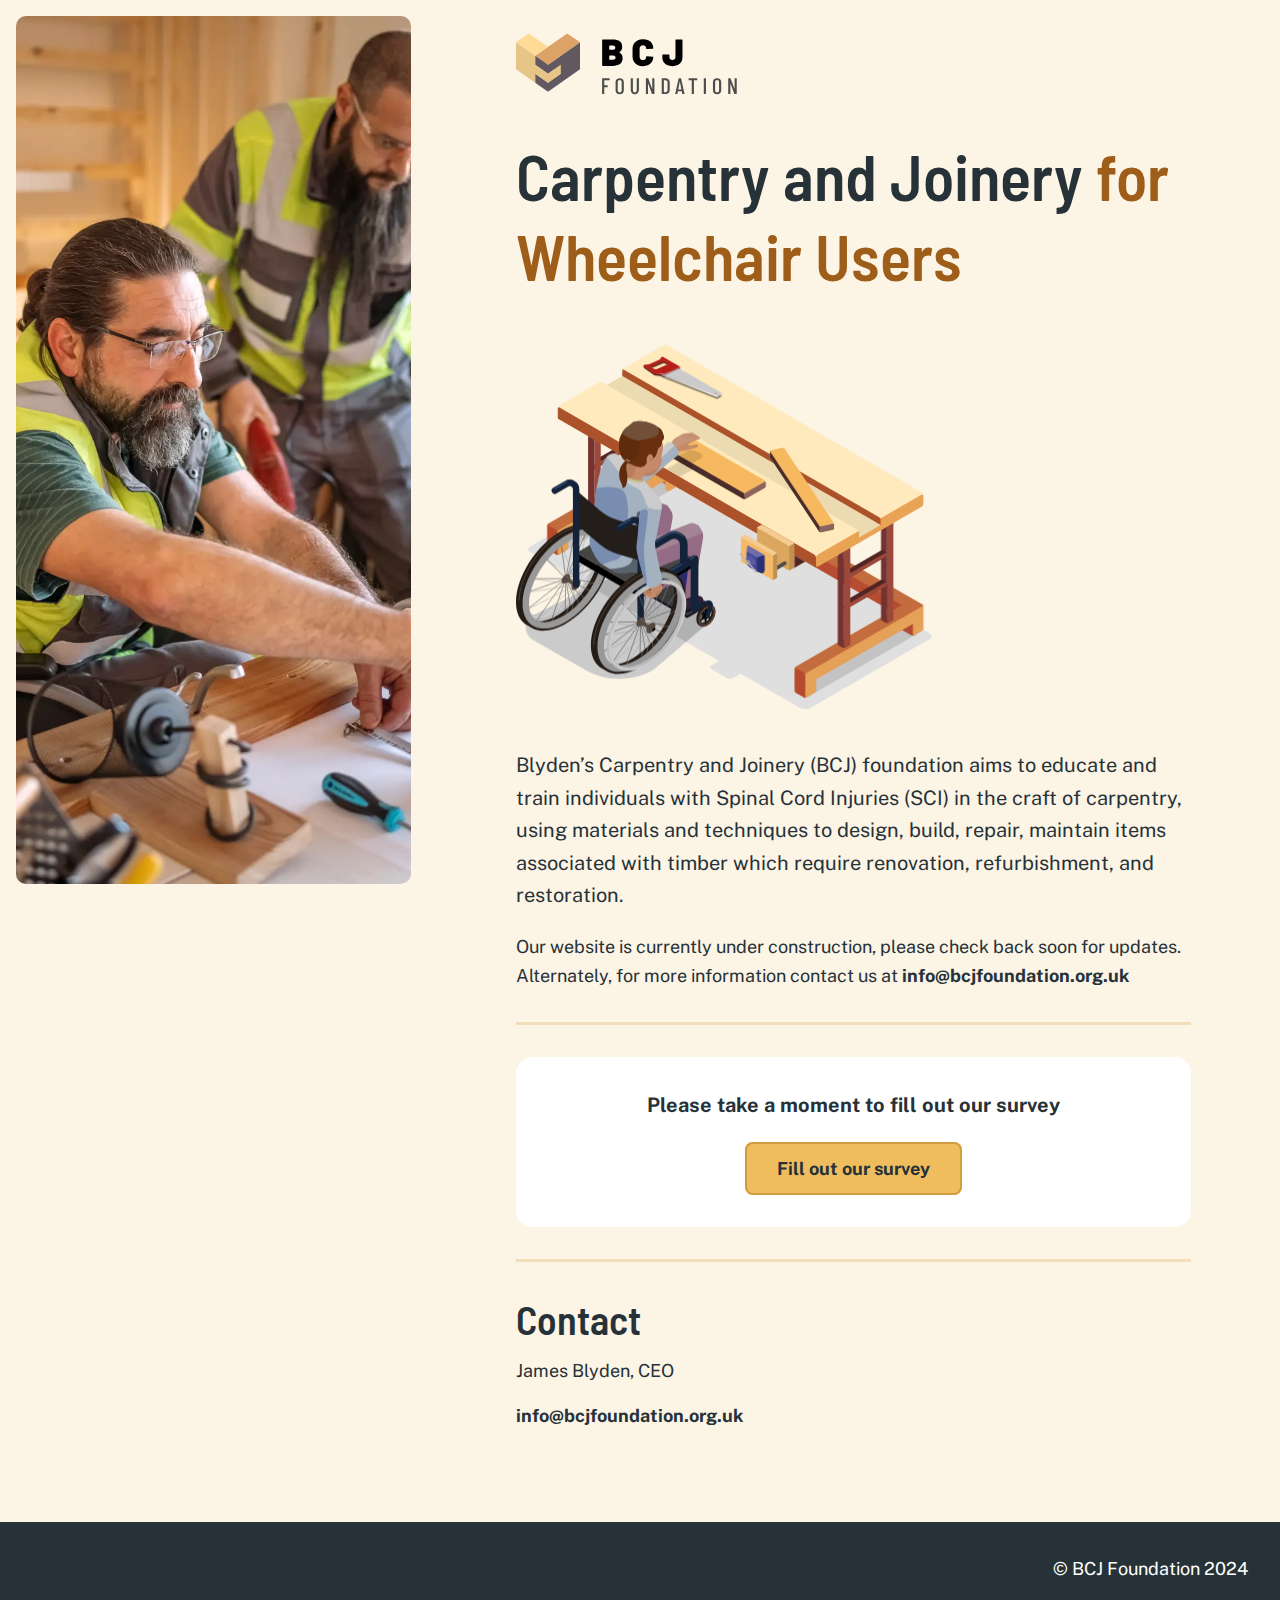
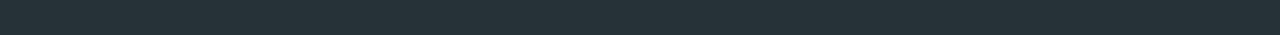
<file: index.html>
<!DOCTYPE html>
<html lang="en">
  <head>
    <meta charset="UTF-8" />
    <meta name="viewport" content="width=device-width, initial-scale=1.0" />
    <meta
      name="description"
      content="BCJ Foundation - Wheelchair accessible carpentry & joinery, West Midlands, United Kingdom"
    />
    <title>
      BCJ Foundation | Carpentry & Joinery Courses for Wheelchair Users
    </title>
    <link rel="preconnect" href="https://fonts.googleapis.com" />
    <link rel="preconnect" href="https://fonts.gstatic.com" crossorigin />
    <link
      href="https://fonts.googleapis.com/css2?family=Barlow+Semi+Condensed:ital,wght@0,400;0,500;0,600;0,700;0,800;0,900;1,100;1,200;1,300;1,400;1,500;1,600;1,700;1,800;1,900&family=Public+Sans:ital,wght@0,400;0,700;1,400;1,700&display=swap"
      rel="stylesheet"
    />
    <link rel="stylesheet" href="./index.css" />
  </head>
  <body>
    <div class="container">
      <div class="image">
        <img src="./images/carpentry.webp" alt="" />
      </div>
      <div class="main-content">
        <header>
          <div class="content">
            <h1>
              <svg
                viewBox="0 0 119 34"
                fill="none"
                xmlns="http://www.w3.org/2000/svg"
              >
                <title>BCJ Foundation</title>
                <g clip-path="url(#clip0_208_712)">
                  <path
                    d="M17 31.6792V26.9192L23.8 22.1592V17.3992L17 22.1592V17.3992L34 5.49921V19.7792L17 31.6792Z"
                    fill="#615860"
                  />
                  <path
                    d="M10.2 12.6391L27.2 0.739136L34 5.49914L17 17.3991L10.2 12.6391Z"
                    fill="#DDA366"
                  />
                  <path
                    d="M10.2 17.3991V12.6391L17 17.3991V22.1591L10.2 17.3991Z"
                    fill="#615860"
                  />
                  <path
                    d="M10.2 22.1591V26.9191L17 31.6791V26.9191L10.2 22.1591Z"
                    fill="#615860"
                  />
                  <path
                    d="M23.8 22.1592L20.4 19.7792L23.8 17.3992V22.1592Z"
                    fill="#615860"
                  />
                  <path
                    d="M23.8 17.3992L17 22.1592V26.9192L23.8 22.1592V17.3992Z"
                    fill="#E6C587"
                  />
                  <path
                    d="M10.2 12.6392V17.3992L17 22.1592V26.9192L10.2 22.1592V26.9192L0 19.7792V5.49921L10.2 12.6392Z"
                    fill="#E6C587"
                  />
                  <path
                    d="M0 5.49914L6.8 0.739136L17 7.87913L10.2 12.6391L0 5.49914Z"
                    fill="#FFDB96"
                  />
                </g>
                <path
                  d="M54.9 10.72C54.8467 10.76 54.8467 10.8 54.9 10.84C55.5 11.1733 55.94 11.6 56.22 12.12C56.5 12.64 56.64 13.2667 56.64 14C56.64 15.3733 56.16 16.3867 55.2 17.04C54.24 17.68 52.9933 18 51.46 18H46.08C45.9867 18 45.9133 17.9733 45.86 17.92C45.8067 17.8667 45.78 17.7933 45.78 17.7V4.3C45.78 4.20667 45.8067 4.13333 45.86 4.08C45.9133 4.02667 45.9867 4 46.08 4H51.28C52.9867 4 54.2667 4.30667 55.12 4.92C55.9867 5.52 56.42 6.53333 56.42 7.96C56.42 9.22667 55.9133 10.1467 54.9 10.72ZM49.64 7.22C49.5733 7.22 49.54 7.25333 49.54 7.32V9.32C49.54 9.38667 49.5733 9.42 49.64 9.42H51.28C52.2533 9.42 52.74 9.05333 52.74 8.32C52.74 7.58667 52.2533 7.22 51.28 7.22H49.64ZM51.46 14.78C52.4067 14.78 52.88 14.3867 52.88 13.6C52.88 12.8533 52.4133 12.48 51.48 12.48H49.64C49.5733 12.48 49.54 12.5133 49.54 12.58V14.68C49.54 14.7467 49.5733 14.78 49.64 14.78H51.46ZM67.4247 18.16C66.3314 18.16 65.3647 17.9467 64.5247 17.52C63.698 17.0933 63.0514 16.4933 62.5847 15.72C62.1314 14.9333 61.9047 14.0267 61.9047 13V8.96C61.9047 7.94667 62.1314 7.05333 62.5847 6.28C63.0514 5.50667 63.698 4.90667 64.5247 4.48C65.3647 4.05333 66.3314 3.84 67.4247 3.84C68.518 3.84 69.478 4.04 70.3047 4.44C71.1447 4.84 71.7914 5.40667 72.2447 6.14C72.7114 6.86 72.9447 7.7 72.9447 8.66C72.9447 8.78 72.8447 8.85333 72.6447 8.88L69.4847 9.08H69.4247C69.2647 9.08 69.1847 9.00667 69.1847 8.86C69.1847 8.31333 69.0247 7.88 68.7047 7.56C68.3847 7.22667 67.958 7.06 67.4247 7.06C66.8914 7.06 66.4647 7.22667 66.1447 7.56C65.8247 7.88 65.6647 8.31333 65.6647 8.86V13.16C65.6647 13.6933 65.8247 14.1267 66.1447 14.46C66.4647 14.78 66.8914 14.94 67.4247 14.94C67.958 14.94 68.3847 14.78 68.7047 14.46C69.0247 14.1267 69.1847 13.6933 69.1847 13.16C69.1847 13.08 69.2114 13.02 69.2647 12.98C69.318 12.94 69.3914 12.9267 69.4847 12.94L72.6447 13.1C72.8447 13.1133 72.9447 13.18 72.9447 13.3C72.9447 14.26 72.7114 15.1067 72.2447 15.84C71.7914 16.5733 71.1447 17.1467 70.3047 17.56C69.478 17.96 68.518 18.16 67.4247 18.16ZM83.0722 18.16C81.9922 18.16 81.0522 17.96 80.2522 17.56C79.4522 17.16 78.8322 16.6 78.3922 15.88C77.9522 15.16 77.7322 14.32 77.7322 13.36V12.3C77.7322 12.2067 77.7589 12.1333 77.8122 12.08C77.8655 12.0267 77.9389 12 78.0322 12H81.1922C81.2855 12 81.3589 12.0267 81.4122 12.08C81.4655 12.1333 81.4922 12.2067 81.4922 12.3V13.34C81.4922 13.82 81.6322 14.2067 81.9122 14.5C82.1922 14.7933 82.5789 14.94 83.0722 14.94C83.5522 14.94 83.9455 14.7933 84.2522 14.5C84.5589 14.2067 84.7122 13.82 84.7122 13.34V4.3C84.7122 4.20667 84.7389 4.13333 84.7922 4.08C84.8455 4.02667 84.9189 4 85.0122 4H88.1522C88.2455 4 88.3189 4.02667 88.3722 4.08C88.4255 4.13333 88.4522 4.20667 88.4522 4.3V13.36C88.4522 14.3067 88.2255 15.1467 87.7722 15.88C87.3189 16.6 86.6855 17.16 85.8722 17.56C85.0589 17.96 84.1255 18.16 83.0722 18.16Z"
                  fill="black"
                />
                <path
                  d="M49.752 25.476C49.752 25.556 49.712 25.596 49.632 25.596H46.944C46.912 25.596 46.896 25.612 46.896 25.644V28.248C46.896 28.28 46.912 28.296 46.944 28.296H48.588C48.668 28.296 48.708 28.336 48.708 28.416V29.172C48.708 29.252 48.668 29.292 48.588 29.292H46.944C46.912 29.292 46.896 29.308 46.896 29.34V32.88C46.896 32.96 46.856 33 46.776 33H45.864C45.784 33 45.744 32.96 45.744 32.88V24.72C45.744 24.64 45.784 24.6 45.864 24.6H49.632C49.712 24.6 49.752 24.64 49.752 24.72V25.476ZM55.0819 33.096C54.4259 33.096 53.8979 32.896 53.4979 32.496C53.0979 32.096 52.8979 31.564 52.8979 30.9V26.712C52.8979 26.048 53.0979 25.516 53.4979 25.116C53.8979 24.708 54.4259 24.504 55.0819 24.504C55.7459 24.504 56.2779 24.708 56.6779 25.116C57.0859 25.516 57.2899 26.048 57.2899 26.712V30.9C57.2899 31.564 57.0859 32.096 56.6779 32.496C56.2779 32.896 55.7459 33.096 55.0819 33.096ZM55.0819 32.1C55.4019 32.1 55.6579 31.996 55.8499 31.788C56.0419 31.572 56.1379 31.292 56.1379 30.948V26.652C56.1379 26.308 56.0419 26.032 55.8499 25.824C55.6579 25.608 55.4019 25.5 55.0819 25.5C54.7699 25.5 54.5179 25.608 54.3259 25.824C54.1419 26.032 54.0499 26.308 54.0499 26.652V30.948C54.0499 31.292 54.1419 31.572 54.3259 31.788C54.5179 31.996 54.7699 32.1 55.0819 32.1ZM63.1208 33.096C62.4648 33.096 61.9368 32.88 61.5368 32.448C61.1448 32.008 60.9488 31.432 60.9488 30.72V24.72C60.9488 24.64 60.9888 24.6 61.0688 24.6H61.9808C62.0608 24.6 62.1008 24.64 62.1008 24.72V30.84C62.1008 31.216 62.1928 31.52 62.3768 31.752C62.5688 31.984 62.8168 32.1 63.1208 32.1C63.4328 32.1 63.6808 31.984 63.8648 31.752C64.0568 31.52 64.1528 31.216 64.1528 30.84V24.72C64.1528 24.64 64.1928 24.6 64.2728 24.6H65.1848C65.2648 24.6 65.3048 24.64 65.3048 24.72V30.72C65.3048 31.432 65.1048 32.008 64.7048 32.448C64.3048 32.88 63.7768 33.096 63.1208 33.096ZM72.3827 24.72C72.3827 24.64 72.4227 24.6 72.5027 24.6H73.4027C73.4827 24.6 73.5227 24.64 73.5227 24.72V32.88C73.5227 32.96 73.4827 33 73.4027 33H72.3707C72.3067 33 72.2627 32.968 72.2387 32.904L70.1987 27.42C70.1907 27.404 70.1787 27.4 70.1627 27.408C70.1467 27.408 70.1387 27.416 70.1387 27.432L70.1507 32.88C70.1507 32.96 70.1107 33 70.0307 33H69.1187C69.0387 33 68.9987 32.96 68.9987 32.88V24.72C68.9987 24.64 69.0387 24.6 69.1187 24.6H70.1387C70.2027 24.6 70.2467 24.632 70.2707 24.696L72.3227 30.18C72.3307 30.204 72.3427 30.216 72.3587 30.216C72.3747 30.208 72.3827 30.192 72.3827 30.168V24.72ZM77.5304 33C77.4504 33 77.4104 32.96 77.4104 32.88V24.72C77.4104 24.64 77.4504 24.6 77.5304 24.6H79.4984C80.1624 24.6 80.6904 24.804 81.0824 25.212C81.4744 25.62 81.6704 26.172 81.6704 26.868V30.732C81.6704 31.428 81.4744 31.98 81.0824 32.388C80.6904 32.796 80.1624 33 79.4984 33H77.5304ZM78.5624 31.956C78.5624 31.988 78.5784 32.004 78.6104 32.004L79.4864 31.992C79.7904 31.992 80.0344 31.876 80.2184 31.644C80.4024 31.404 80.4984 31.08 80.5064 30.672V26.928C80.5064 26.52 80.4144 26.196 80.2304 25.956C80.0464 25.716 79.7984 25.596 79.4864 25.596H78.6104C78.5784 25.596 78.5624 25.612 78.5624 25.644V31.956ZM88.4656 33C88.3936 33 88.3496 32.964 88.3336 32.892L88.0696 31.512C88.0696 31.496 88.0616 31.484 88.0456 31.476C88.0376 31.468 88.0256 31.464 88.0096 31.464H86.0536C86.0376 31.464 86.0216 31.468 86.0056 31.476C85.9976 31.484 85.9936 31.496 85.9936 31.512L85.7416 32.892C85.7336 32.964 85.6896 33 85.6096 33H84.6976C84.6576 33 84.6256 32.988 84.6016 32.964C84.5856 32.94 84.5816 32.908 84.5896 32.868L86.3776 24.708C86.3936 24.636 86.4376 24.6 86.5096 24.6H87.5776C87.6576 24.6 87.7016 24.636 87.7096 24.708L89.5096 32.868V32.892C89.5096 32.964 89.4736 33 89.4016 33H88.4656ZM86.1976 30.504C86.1976 30.536 86.2096 30.552 86.2336 30.552H87.8296C87.8536 30.552 87.8656 30.536 87.8656 30.504L87.0496 26.244C87.0416 26.228 87.0336 26.22 87.0256 26.22C87.0176 26.22 87.0096 26.228 87.0016 26.244L86.1976 30.504ZM96.1333 24.6C96.2133 24.6 96.2533 24.64 96.2533 24.72V25.476C96.2533 25.556 96.2133 25.596 96.1333 25.596H94.5613C94.5293 25.596 94.5133 25.612 94.5133 25.644V32.88C94.5133 32.96 94.4733 33 94.3933 33H93.4813C93.4013 33 93.3613 32.96 93.3613 32.88V25.644C93.3613 25.612 93.3453 25.596 93.3133 25.596H91.8253C91.7453 25.596 91.7053 25.556 91.7053 25.476V24.72C91.7053 24.64 91.7453 24.6 91.8253 24.6H96.1333ZM99.8827 33C99.8027 33 99.7627 32.96 99.7627 32.88V24.72C99.7627 24.64 99.8027 24.6 99.8827 24.6H100.795C100.875 24.6 100.915 24.64 100.915 24.72V32.88C100.915 32.96 100.875 33 100.795 33H99.8827ZM106.815 33.096C106.159 33.096 105.631 32.896 105.231 32.496C104.831 32.096 104.631 31.564 104.631 30.9V26.712C104.631 26.048 104.831 25.516 105.231 25.116C105.631 24.708 106.159 24.504 106.815 24.504C107.479 24.504 108.011 24.708 108.411 25.116C108.819 25.516 109.023 26.048 109.023 26.712V30.9C109.023 31.564 108.819 32.096 108.411 32.496C108.011 32.896 107.479 33.096 106.815 33.096ZM106.815 32.1C107.135 32.1 107.391 31.996 107.583 31.788C107.775 31.572 107.871 31.292 107.871 30.948V26.652C107.871 26.308 107.775 26.032 107.583 25.824C107.391 25.608 107.135 25.5 106.815 25.5C106.503 25.5 106.251 25.608 106.059 25.824C105.875 26.032 105.783 26.308 105.783 26.652V30.948C105.783 31.292 105.875 31.572 106.059 31.788C106.251 31.996 106.503 32.1 106.815 32.1ZM116.126 24.72C116.126 24.64 116.166 24.6 116.246 24.6H117.146C117.226 24.6 117.266 24.64 117.266 24.72V32.88C117.266 32.96 117.226 33 117.146 33H116.114C116.05 33 116.006 32.968 115.982 32.904L113.942 27.42C113.934 27.404 113.922 27.4 113.906 27.408C113.89 27.408 113.882 27.416 113.882 27.432L113.894 32.88C113.894 32.96 113.854 33 113.774 33H112.862C112.782 33 112.742 32.96 112.742 32.88V24.72C112.742 24.64 112.782 24.6 112.862 24.6H113.882C113.946 24.6 113.99 24.632 114.014 24.696L116.066 30.18C116.074 30.204 116.086 30.216 116.102 30.216C116.118 30.208 116.126 30.192 116.126 30.168V24.72Z"
                  fill="#4D4D4D"
                />
                <defs>
                  <clipPath id="clip0_208_712">
                    <rect
                      width="34"
                      height="30.94"
                      fill="white"
                      transform="translate(0 0.739136)"
                    />
                  </clipPath>
                </defs>
              </svg>
              Carpentry and Joinery <span>for Wheelchair Users</span>
            </h1>
          </div>
        </header>
        <main>
          <div class="content">
            <svg
              viewBox="0 0 517 454"
              fill="none"
              xmlns="http://www.w3.org/2000/svg"
            >
              <g clip-path="url(#clip0_495_3983)">
                <g style="mix-blend-mode: multiply">
                  <path
                    d="M16.7054 251.962L170.354 163.253C171.429 162.636 172.749 162.636 173.824 163.253L514.825 360.129C517.135 361.464 517.135 364.802 514.825 366.136L366.995 451.483C362.317 454.185 356.556 454.185 351.883 451.483L279.182 409.51L269.954 414.866C267.404 416.347 264.259 416.347 261.708 414.876L242.343 403.696C240.849 402.834 240.863 400.674 242.362 399.83L252.509 394.115L16.7054 257.969C14.3951 256.634 14.3951 253.296 16.7054 251.962Z"
                    fill="#DFDFDF"
                  />
                </g>
                <g style="mix-blend-mode: multiply">
                  <path
                    d="M500.486 358.965L361.539 439.224C360.261 439.96 358.686 439.96 357.413 439.215L352.208 436.178C349.483 434.589 349.492 430.647 352.227 429.073L491.212 348.865C492.485 348.13 494.05 348.13 495.319 348.865L500.486 351.85C503.226 353.429 503.226 357.381 500.486 358.965Z"
                    fill="#DFDFDF"
                  />
                </g>
                <g style="mix-blend-mode: multiply">
                  <path
                    d="M198.819 177.686L51.6483 262.693L38.2671 254.885L185.437 169.958L198.819 177.686Z"
                    fill="#DFDFDF"
                  />
                </g>
                <mask
                  id="mask0_495_3983"
                  style="mask-type: luminance"
                  maskUnits="userSpaceOnUse"
                  x="185"
                  y="146"
                  width="322"
                  height="294"
                >
                  <path
                    d="M185.598 154.554L198.876 146.892L493.268 316.779L504.721 323.395C505.914 324.083 506.649 325.356 506.649 326.733V353.184C506.649 354.561 505.914 355.834 504.721 356.522L495.196 362.02C494.004 362.709 492.532 362.709 491.339 362.02L479.887 355.41L372.827 417.219V430.449C372.827 431.826 372.096 433.094 370.908 433.783L361.422 439.29C360.224 439.988 358.739 439.983 357.541 439.29L348.007 433.726C346.824 433.038 346.098 431.774 346.093 430.402L346.032 403.979C346.032 402.598 346.762 401.32 347.96 400.632L466.496 332.226L307.845 240.632V225.185L185.593 154.554H185.598Z"
                    fill="white"
                  />
                </mask>
                <g mask="url(#mask0_495_3983)">
                  <path
                    d="M185.598 154.554L198.876 146.892L493.268 316.779L504.721 323.395C505.914 324.083 506.649 325.356 506.649 326.733V353.184C506.649 354.561 505.914 355.834 504.721 356.522L495.196 362.02C494.004 362.709 492.532 362.709 491.339 362.02L479.887 355.41L372.827 417.219V430.449C372.827 431.826 372.096 433.094 370.908 433.783L361.422 439.29C360.224 439.988 358.739 439.983 357.541 439.29L348.007 433.726C346.824 433.038 346.098 431.774 346.093 430.402L346.032 403.979C346.032 402.598 346.762 401.32 347.96 400.632L466.496 332.226L307.845 240.632V225.185L185.593 154.554H185.598Z"
                    fill="#C36C3E"
                  />
                  <path
                    d="M493.268 347.682L497.408 362.294L493.268 363.133L479.882 355.41L493.268 347.682Z"
                    fill="#B04A31"
                  />
                  <path
                    d="M493.268 347.682L307.845 240.632V225.185L493.268 332.231V347.682Z"
                    fill="#B74C32"
                  />
                  <path
                    d="M506.649 326.695V355.41L495.064 362.096C494.267 362.558 493.268 361.982 493.268 361.058V347.682L372.827 417.219V432.67L359.479 440.417L359.417 412.127C359.417 410.486 360.29 408.968 361.709 408.147L504.754 325.601C505.598 325.116 506.654 325.724 506.654 326.7L506.649 326.695Z"
                    fill="#E5A158"
                  />
                  <path
                    d="M493.268 316.779L198.87 146.892L185.598 154.554L479.886 324.507L493.268 316.779Z"
                    fill="#C36C3E"
                  />
                  <path
                    d="M493.268 316.779L506.649 324.503L359.408 409.472L346.027 401.749L493.268 316.779Z"
                    fill="#C36C3E"
                  />
                  <path
                    d="M346.093 432.614L346.032 404.432C346.032 403.239 347.319 402.494 348.352 403.088L356.575 407.836C358.329 408.85 359.408 410.717 359.413 412.744L359.474 440.417L346.093 432.609V432.614Z"
                    fill="#B54B2C"
                  />
                </g>
                <mask
                  id="mask1_495_3983"
                  style="mask-type: luminance"
                  maskUnits="userSpaceOnUse"
                  x="453"
                  y="206"
                  width="17"
                  height="142"
                >
                  <path
                    d="M463.073 207.518L463.596 207.216C466.109 205.764 469.254 207.579 469.254 210.484V340.84C469.254 342.189 468.533 343.434 467.368 344.108L463.073 346.588C461.903 347.262 460.465 347.262 459.301 346.588L455.005 344.108C453.836 343.434 453.119 342.189 453.119 340.84V210.479C453.119 207.575 456.264 205.759 458.777 207.212L459.301 207.513C460.47 208.188 461.908 208.188 463.073 207.513V207.518Z"
                    fill="white"
                  />
                </mask>
                <g mask="url(#mask1_495_3983)">
                  <path
                    d="M461.187 347.682L469.254 343.023V203.949L461.187 208.612V347.682Z"
                    fill="#9C483A"
                  />
                  <path
                    d="M453.119 343.023L461.187 347.682V208.612L453.119 203.954V343.023Z"
                    fill="#743331"
                  />
                </g>
                <mask
                  id="mask2_495_3983"
                  style="mask-type: luminance"
                  maskUnits="userSpaceOnUse"
                  x="406"
                  y="292"
                  width="55"
                  height="39"
                >
                  <path
                    d="M415.107 315.417L453.638 293.185C454.374 292.761 455.284 292.761 456.024 293.185L458.947 294.869C459.687 295.293 460.14 296.08 460.14 296.934V299.64C460.14 300.494 459.687 301.281 458.947 301.706L410.392 329.722C408.803 330.642 406.813 329.491 406.813 327.657V327.11C406.813 326.601 406.978 326.106 407.28 325.696L414.376 316.068C414.569 315.803 414.819 315.582 415.102 315.417H415.107Z"
                    fill="white"
                  />
                </mask>
                <g mask="url(#mask2_495_3983)">
                  <path
                    d="M415.107 315.417L453.638 293.185C454.374 292.761 455.284 292.761 456.024 293.185L458.947 294.869C459.687 295.293 460.14 296.08 460.14 296.934V299.64C460.14 300.494 459.687 301.281 458.947 301.706L410.392 329.722C408.803 330.642 406.813 329.491 406.813 327.657V327.11C406.813 326.601 406.978 326.106 407.28 325.696L414.376 316.068C414.569 315.803 414.819 315.582 415.102 315.417H415.107Z"
                    fill="#522422"
                  />
                  <path
                    d="M460.14 295.562L454.826 292.502L414.673 315.667L406.813 326.332L460.14 295.562Z"
                    fill="#522422"
                  />
                  <path
                    d="M460.14 301.026V297.005C460.14 296.363 459.447 295.963 458.89 296.283L406.817 326.332V331.797L460.144 301.026H460.14Z"
                    fill="#9C483A"
                  />
                </g>
                <mask
                  id="mask3_495_3983"
                  style="mask-type: luminance"
                  maskUnits="userSpaceOnUse"
                  x="406"
                  y="256"
                  width="55"
                  height="38"
                >
                  <path
                    d="M415.107 278.729L453.638 256.498C454.374 256.073 455.284 256.073 456.024 256.498L458.947 258.181C459.687 258.605 460.14 259.393 460.14 260.246V262.953C460.14 263.806 459.687 264.593 458.947 265.018L410.392 293.034C408.803 293.954 406.813 292.803 406.813 290.969V290.422C406.813 289.913 406.978 289.418 407.28 289.008L414.376 279.38C414.569 279.116 414.819 278.894 415.102 278.729H415.107Z"
                    fill="white"
                  />
                </mask>
                <g mask="url(#mask3_495_3983)">
                  <path
                    d="M415.107 278.729L453.638 256.498C454.374 256.073 455.284 256.073 456.024 256.498L458.947 258.181C459.687 258.605 460.14 259.393 460.14 260.246V262.953C460.14 263.806 459.687 264.593 458.947 265.018L410.392 293.034C408.803 293.954 406.813 292.803 406.813 290.969V290.422C406.813 289.913 406.978 289.418 407.28 289.008L414.376 279.38C414.569 279.116 414.819 278.894 415.102 278.729H415.107Z"
                    fill="#522422"
                  />
                  <path
                    d="M460.14 258.869L454.826 255.809L414.673 278.974L406.813 289.64L460.14 258.869Z"
                    fill="#522422"
                  />
                  <path
                    d="M460.14 264.334V260.312C460.14 259.671 459.447 259.27 458.89 259.591L406.817 289.64V295.104L460.144 264.334H460.14Z"
                    fill="#9C483A"
                  />
                </g>
                <mask
                  id="mask4_495_3983"
                  style="mask-type: luminance"
                  maskUnits="userSpaceOnUse"
                  x="399"
                  y="237"
                  width="17"
                  height="141"
                >
                  <path
                    d="M409.529 238.354L410.09 238.038C412.603 236.605 415.729 238.425 415.729 241.32V371.724C415.729 373.072 415.008 374.317 413.838 374.991L409.543 377.471C408.373 378.146 406.935 378.146 405.771 377.471L401.475 374.991C400.311 374.317 399.589 373.072 399.589 371.724V241.315C399.589 238.416 402.72 236.6 405.238 238.043L405.79 238.359C406.95 239.024 408.369 239.024 409.529 238.364V238.354Z"
                    fill="white"
                  />
                </mask>
                <g mask="url(#mask4_495_3983)">
                  <path
                    d="M407.657 378.556L415.724 373.902V234.828L407.657 239.42V378.556Z"
                    fill="#9C483A"
                  />
                  <path
                    d="M399.589 373.897L407.657 378.556V239.42L399.589 234.799V373.897Z"
                    fill="#743331"
                  />
                </g>
                <mask
                  id="mask5_495_3983"
                  style="mask-type: luminance"
                  maskUnits="userSpaceOnUse"
                  x="38"
                  y="139"
                  width="161"
                  height="124"
                >
                  <path
                    d="M183.589 140.263C184.768 139.584 186.216 139.584 187.39 140.263L198.786 146.84L198.857 146.798V146.878L198.875 146.887L198.857 146.897L198.871 175.592C198.871 176.95 198.145 178.209 196.971 178.888L191.19 182.227C188.658 183.688 185.489 181.863 185.485 178.935V176.55C185.48 173.622 182.311 171.797 179.775 173.259L65.0345 239.505L65.0486 252.834C65.0486 254.201 64.3178 255.465 63.1296 256.144L53.5487 261.604C52.3746 262.274 50.9318 262.269 49.7625 261.595L40.1721 256.059C38.9934 255.38 38.272 254.126 38.272 252.763V226.251C38.272 224.893 38.9981 223.634 40.1768 222.955L183.594 140.253L183.589 140.263Z"
                    fill="white"
                  />
                </mask>
                <g mask="url(#mask5_495_3983)">
                  <path
                    d="M183.589 140.263C184.768 139.584 186.216 139.584 187.39 140.263L198.786 146.84L198.857 146.798V146.878L198.875 146.887L198.857 146.897L198.871 175.592C198.871 176.95 198.145 178.209 196.971 178.888L191.19 182.227C188.658 183.688 185.489 181.863 185.485 178.935V176.55C185.48 173.622 182.311 171.797 179.775 173.259L65.0345 239.505L65.0486 252.834C65.0486 254.201 64.3178 255.465 63.1296 256.144L53.5487 261.604C52.3746 262.274 50.9318 262.269 49.7625 261.595L40.1721 256.059C38.9934 255.38 38.272 254.126 38.272 252.763V226.251C38.272 224.893 38.9981 223.634 40.1768 222.955L183.594 140.253L183.589 140.263Z"
                    fill="#C36C3E"
                  />
                  <path
                    d="M38.2671 254.965V226.204C38.2671 225.251 39.295 224.657 40.1201 225.133L50.4036 231.07C51.1721 231.513 51.6483 232.333 51.6483 233.224L53.5438 261.614L51.6483 262.693L38.2671 254.965Z"
                    fill="#B54B2C"
                  />
                  <path
                    d="M198.857 146.798L198.875 177.794L185.494 185.522L185.475 169.977L65.0346 239.514V254.965L53.3602 261.708C52.601 262.146 51.6533 261.599 51.6533 260.722V233.46C51.6533 232.423 52.205 231.47 53.1008 230.952L198.857 146.798Z"
                    fill="#E5A158"
                  />
                  <path
                    d="M185.489 139.164L198.87 146.892L51.6483 231.791L38.2671 224.063L185.489 139.164Z"
                    fill="#C36C3E"
                  />
                </g>
                <path
                  d="M150.952 172.481L159.019 167.822V28.7476L150.952 33.4107V172.481Z"
                  fill="#9C483A"
                />
                <path
                  d="M144.77 168.911L150.952 172.481V33.4106L142.884 28.7522V165.648C142.884 166.997 143.601 168.242 144.77 168.911Z"
                  fill="#743331"
                />
                <path
                  d="M149.905 83.3004L144.591 80.2404L104.438 103.41L96.5781 114.071L149.905 83.3004Z"
                  fill="#522422"
                />
                <path
                  d="M149.905 88.7651V83.3004L96.5781 114.071V119.535L149.905 88.7651Z"
                  fill="#9C483A"
                />
                <path
                  d="M149.905 120.361L144.591 117.301L104.438 140.465L96.5781 151.131L149.905 120.361Z"
                  fill="#522422"
                />
                <path
                  d="M149.905 125.825V120.361L96.5781 151.131V156.596L149.905 125.825Z"
                  fill="#9C483A"
                />
                <mask
                  id="mask6_495_3983"
                  style="mask-type: luminance"
                  maskUnits="userSpaceOnUse"
                  x="89"
                  y="61"
                  width="17"
                  height="142"
                >
                  <path
                    d="M99.025 63.304L100.656 62.3751C102.811 61.1492 105.494 62.7052 105.494 65.1853V196.824C105.494 197.979 104.876 199.05 103.872 199.625L99.0392 202.416C98.0396 202.996 96.8042 202.996 95.8047 202.416L90.9718 199.625C89.9722 199.045 89.3545 197.979 89.3545 196.824V65.1806C89.3545 62.6957 92.0421 61.1398 94.1968 62.3751L95.8188 63.304C96.8137 63.8745 98.0302 63.8745 99.025 63.304Z"
                    fill="white"
                  />
                </mask>
                <g mask="url(#mask6_495_3983)">
                  <path
                    d="M97.4219 203.355L105.489 198.701V59.6263L97.4219 64.2188V203.355Z"
                    fill="#9C483A"
                  />
                  <path
                    d="M89.3545 198.696L97.4219 203.355V64.2188L89.3545 59.6028V198.696Z"
                    fill="#743331"
                  />
                </g>
                <mask
                  id="mask7_495_3983"
                  style="mask-type: luminance"
                  maskUnits="userSpaceOnUse"
                  x="51"
                  y="0"
                  width="456"
                  height="278"
                >
                  <path
                    d="M54.2936 75.7376L102.533 47.8859C104.169 46.9429 106.187 46.9429 107.823 47.8859L112.765 50.7385L131.941 39.6676V33.9577C131.941 32.0669 132.95 30.3224 134.586 29.3794L182.83 1.52769C184.466 0.584683 186.479 0.584683 188.116 1.52769L504.004 183.905C505.64 184.848 506.649 186.597 506.649 188.483V196.909C506.649 199.366 505.338 201.638 503.207 202.869L375.467 276.617C373.831 277.56 371.818 277.56 370.182 276.617L52.4453 93.1785C51.9502 92.8956 51.6484 92.3675 51.6484 91.797V80.3159C51.6484 78.4251 52.6575 76.6806 54.2936 75.7376Z"
                    fill="white"
                  />
                </mask>
                <g mask="url(#mask7_495_3983)">
                  <path
                    d="M54.2936 75.7376L102.533 47.8859C104.169 46.9429 106.187 46.9429 107.823 47.8859L111.312 49.8992C112.213 50.4179 113.321 50.4179 114.222 49.8992L130.488 40.5069C131.389 39.9882 131.941 39.0263 131.941 37.989V33.9624C131.941 32.0717 132.95 30.3271 134.586 29.3841L182.83 1.52769C184.466 0.584683 186.479 0.584683 188.116 1.52769L504.004 183.905C505.64 184.848 506.649 186.597 506.649 188.483V196.909C506.649 199.366 505.338 201.638 503.207 202.869L375.467 276.617C373.831 277.56 371.818 277.56 370.182 276.617L52.4453 93.1785C51.9502 92.8956 51.6484 92.3675 51.6484 91.797V80.3159C51.6484 78.4251 52.6575 76.6806 54.2936 75.7376Z"
                    fill="#FFEABD"
                  />
                  <path
                    d="M52.4453 93.1785L372.822 278.149L376.802 277.475L372.827 265.574C372.827 263.801 371.879 262.16 370.347 261.274L54.5435 78.9343C53.2563 78.1941 51.6484 79.1182 51.6484 80.6035V91.7922C51.6484 92.3628 51.9502 92.8861 52.4453 93.1737V93.1785Z"
                    fill="#AC522A"
                  />
                  <path
                    d="M506.649 189.304V199.964C506.649 200.535 506.347 201.058 505.852 201.346L375.27 276.735C374.185 277.362 372.827 276.579 372.827 275.325V266.352C372.827 264.094 374.034 262.01 375.986 260.883L503.297 187.371C504.787 186.513 506.649 187.588 506.649 189.304Z"
                    fill="#E8A355"
                  />
                  <path
                    d="M51.6484 77.2605L105.178 46.3582L112.765 50.7385L131.945 39.6676V30.907L185.475 0L506.649 185.433L372.827 262.703L51.6484 77.2605Z"
                    fill="#FFEABD"
                  />
                  <path
                    d="M451.511 215.406L131.945 30.9071V39.6676L453.119 225.1V218.198C453.119 217.047 452.506 215.986 451.511 215.411V215.406Z"
                    fill="#AC522A"
                  />
                  <path
                    d="M453.119 225.096L131.946 39.6676L112.77 50.7385L424.593 230.773C425.683 231.404 426.357 232.564 426.357 233.828V240.552L453.119 225.096Z"
                    fill="#ECDBB0"
                  />
                </g>
                <mask
                  id="mask8_495_3983"
                  style="mask-type: luminance"
                  maskUnits="userSpaceOnUse"
                  x="315"
                  y="128"
                  width="81"
                  height="107"
                >
                  <path
                    d="M333.645 129.508L394.969 222.186C395.195 222.531 395.318 222.931 395.318 223.342V229.037C395.318 230.018 394.634 230.867 393.677 231.074L378.891 234.347C378.047 234.535 377.174 234.182 376.698 233.46L315.403 140.843C315.176 140.499 315.054 140.098 315.054 139.688V133.945C315.054 132.964 315.733 132.12 316.69 131.903L331.453 128.612C332.297 128.423 333.174 128.777 333.65 129.498L333.645 129.508Z"
                    fill="white"
                  />
                </mask>
                <g mask="url(#mask8_495_3983)">
                  <path
                    d="M333.645 129.508L394.969 222.186C395.195 222.531 395.318 222.931 395.318 223.342V229.037C395.318 230.018 394.634 230.867 393.677 231.074L378.891 234.347C378.047 234.535 377.174 234.182 376.698 233.46L315.403 140.843C315.176 140.499 315.054 140.098 315.054 139.688V133.945C315.054 132.964 315.733 132.12 316.69 131.903L331.453 128.612C332.297 128.423 333.174 128.777 333.65 129.498L333.645 129.508Z"
                    fill="#F6B95F"
                  />
                  <path
                    d="M395.318 223.884V230.716L377.485 234.658V227.646C377.485 227.057 377.896 226.543 378.476 226.416L394.172 222.964C394.761 222.837 395.318 223.285 395.318 223.884Z"
                    fill="#8C645F"
                  />
                  <path
                    d="M395.318 222.71L332.853 128.305L315.049 132.271L377.485 226.633L395.318 222.71Z"
                    fill="#F6B95F"
                  />
                  <path
                    d="M315.049 132.271V140.319L377.481 234.658V227.703C377.481 227.005 377.278 226.326 376.892 225.746L315.044 132.275L315.049 132.271Z"
                    fill="#4B2C2C"
                  />
                </g>
                <g style="mix-blend-mode: multiply" opacity="0.57">
                  <path
                    d="M181.142 41.4735L249.915 68.4529L255.672 65.1288C256.219 64.8129 256.281 64.3319 255.804 64.0585L197.263 30.2611L179.888 37.6967L181.137 41.4735H181.142ZM247.586 64.728C247.058 64.4215 247.124 63.8934 247.732 63.5398C248.341 63.1862 249.26 63.1485 249.788 63.4549C250.316 63.7614 250.25 64.2895 249.642 64.6431C249.034 64.9967 248.114 65.0345 247.586 64.728Z"
                    fill="#4E4D4D"
                  />
                </g>
                <g style="mix-blend-mode: multiply" opacity="0.87">
                  <path
                    d="M172.419 39.1584L185.465 40.6672L202.557 32.9675C203.397 32.5903 203.816 32.0245 203.755 31.5059C203.755 31.4682 203.991 29.4077 203.43 29.0541C199.502 26.5598 183.315 19.2421 183.315 19.2421C182.302 18.6574 180.378 19.2138 180.35 20.1002C180.317 21.0197 179.487 21.9391 178.134 22.5473L166.11 27.9366C165.13 28.3751 163.951 28.6156 162.8 28.6109L160.165 26.8946C158.613 26.8899 158.472 29.7236 159.5 30.3177L172.419 39.1631V39.1584ZM168.567 32.0057C167.6 31.4493 167.874 30.445 169.142 29.9075L182.561 24.2023C183.325 23.877 184.31 23.8864 184.895 24.2212L189.28 26.7531C190.025 27.1822 189.817 27.9602 188.841 28.3751L175.3 34.1652C174.31 34.5895 173.037 34.5801 172.278 34.1416L168.567 31.9962V32.0057Z"
                    fill="#4E4D4D"
                  />
                </g>
                <path
                  d="M172.132 38.1493L185.178 39.6582L202.27 31.9585C203.11 31.5813 203.529 31.0155 203.468 30.4968C203.468 30.4591 203.704 28.3987 203.143 28.045C199.215 25.5508 183.028 18.2331 183.028 18.2331C182.015 17.6484 180.091 18.2048 180.063 19.0912C180.03 20.0106 179.2 20.93 177.847 21.5383L165.823 26.9276C164.842 27.3661 163.664 27.6065 162.513 27.6018L159.878 25.8855C158.326 25.8808 158.185 28.7146 159.213 29.3087L172.132 38.1541V38.1493ZM168.28 30.9966C167.313 30.4403 167.587 29.436 168.855 28.8985L182.274 23.1933C183.038 22.8679 184.023 22.8774 184.608 23.2121L188.993 25.7441C189.738 26.1732 189.53 26.9511 188.554 27.3661L175.013 33.1561C174.023 33.5805 172.75 33.571 171.99 33.1325L168.28 30.9872V30.9966Z"
                  fill="#801810"
                />
                <path
                  d="M181.208 38.4228L249.982 65.4022L255.739 62.0781C256.286 61.7622 256.347 61.2813 255.871 61.0078L197.329 27.2104L179.954 34.6461L181.204 38.4228H181.208ZM247.653 61.6773C247.124 61.3709 247.19 60.8428 247.799 60.4891C248.407 60.1355 249.326 60.0978 249.854 60.4043C250.383 60.7108 250.317 61.2388 249.708 61.5925C249.1 61.9461 248.181 61.9838 247.653 61.6773Z"
                  fill="#CCCBCB"
                />
                <path
                  d="M181.208 38.4228L180.369 36.4331L251.113 64.7469L249.981 65.4023L249.5 65.2089L248.968 65.6427L248.614 65.5013L249.147 65.0722L248.44 64.794L247.907 65.2231L247.204 64.9496L247.737 64.5158L247.03 64.2424L246.497 64.6714L245.79 64.3932L246.323 63.9642L245.615 63.686L245.082 64.1151L244.38 63.8369L244.908 63.4078L244.201 63.1343L243.673 63.5634L242.965 63.2852L243.498 62.8561L242.791 62.578L242.258 63.007L241.556 62.7288L242.084 62.2998L241.376 62.0263L240.848 62.4507L240.141 62.1772L240.669 61.7481L239.967 61.4699L239.434 61.899L238.731 61.6208L239.259 61.1917L238.552 60.9183L238.024 61.3426L237.317 61.0644L237.845 60.6401L237.138 60.3619L236.61 60.791L235.907 60.5128L236.435 60.0837L235.728 59.8055L235.2 60.2346L234.492 59.9564L235.021 59.532L234.313 59.2539L233.785 59.6782L233.078 59.4047L233.606 58.9757L232.904 58.6975L232.375 59.1266L231.668 58.8484L232.196 58.424L231.489 58.1458L230.961 58.5702L230.254 58.292L230.782 57.8676L230.075 57.5895L229.551 58.0138L228.844 57.7403L229.372 57.316L228.665 57.0378L228.137 57.4622L227.429 57.184L227.957 56.7596L227.25 56.4814L226.727 56.9058L226.02 56.6276L226.543 56.2032L225.836 55.9298L225.312 56.3541L224.605 56.0759L225.133 55.6516L224.426 55.3734L223.903 55.7977L223.195 55.5196L223.719 55.0952L223.011 54.8217L222.488 55.2414L221.781 54.9679L222.304 54.5435L221.602 54.2654L221.078 54.6897L220.371 54.4115L220.894 53.9872L220.187 53.7137L219.664 54.1333L218.956 53.8552L219.48 53.4355L218.773 53.1573L218.254 53.5817L217.547 53.3035L218.07 52.8791L217.363 52.6057L216.839 53.0253L216.132 52.7471L216.656 52.3275L215.948 52.0493L215.43 52.4689L214.722 52.1907L215.241 51.7711L214.538 51.4929L214.015 51.9173L213.308 51.6391L213.831 51.2194L213.124 50.9413L212.605 51.3609L211.898 51.0827L212.417 50.6631L211.709 50.3849L211.191 50.8045L210.484 50.5311L211.007 50.1114L210.3 49.8332L209.781 50.2529L209.074 49.9747L209.592 49.555L208.885 49.2769L208.367 49.6965L207.659 49.4183L208.178 49.0034L207.471 48.7252L206.957 49.1448L206.249 48.8666L206.768 48.447L206.061 48.1688L205.542 48.5885L204.835 48.3103L205.354 47.8906L204.646 47.6172L204.128 48.0321L203.425 47.7586L203.939 47.339L203.237 47.0608L202.718 47.4804L202.011 47.2022L202.529 46.7826L201.822 46.5091L201.308 46.9241L200.601 46.6459L201.115 46.2309L200.408 45.9528L199.894 46.3724L199.186 46.0942L199.705 45.6746L198.998 45.4011L198.484 45.816L197.777 45.5378L198.29 45.1229L197.583 44.8447L197.069 45.2596L196.362 44.9862L196.876 44.5665L196.173 44.2931L195.659 44.708L194.952 44.4298L195.466 44.0149L194.759 43.7367L194.245 44.1516L193.538 43.8734L194.052 43.4585L193.344 43.1803L192.83 43.5952L192.128 43.3218L192.642 42.9068L191.935 42.6287L191.421 43.0436L190.713 42.7654L191.227 42.3505L190.52 42.0723L190.006 42.4872L189.304 42.209L189.813 41.7988L189.11 41.5206L188.596 41.9356L187.889 41.6574L188.403 41.2424L187.696 40.9643L187.182 41.3792L186.479 41.101L186.989 40.6908L186.281 40.4126L185.772 40.8228L185.065 40.5493L185.579 40.1344L184.872 39.8562L184.358 40.2711L183.655 39.993L184.164 39.578L183.457 39.3046L182.948 39.7148L182.241 39.4366L182.75 39.0264L182.042 38.7482L181.533 39.1584L181.184 39.0217L181.694 38.6115L181.208 38.4228Z"
                  fill="url(#paint0_linear_495_3983)"
                />
                <path
                  d="M203.048 30.4875L184.791 38.8048L179.713 38.1023L179.959 36.7773C179.959 36.7773 201.403 29.3229 201.483 29.3512C201.563 29.3794 203.048 30.4875 203.048 30.4875Z"
                  fill="#7A7A7A"
                />
                <path
                  d="M172.132 36.1502L185.178 37.659L202.27 29.9594C203.614 29.3558 203.878 28.2714 202.831 27.6679L183.028 16.2339C182.014 15.6492 180.091 16.2056 180.062 17.092C180.029 18.0115 179.2 18.9309 177.846 19.5391L165.823 24.9284C164.842 25.3669 163.663 25.6074 162.513 25.6027H160.74C159.189 25.5885 158.185 26.7154 159.213 27.3095L172.132 36.1549V36.1502ZM168.28 28.9975C167.313 28.4411 167.586 27.4368 168.855 26.8993L182.274 21.1941C183.038 20.8688 184.023 20.8782 184.608 21.213L188.993 23.745C189.738 24.174 189.53 24.952 188.554 25.3669L175.013 31.157C174.022 31.5813 172.749 31.5719 171.99 31.1334L168.28 28.9881V28.9975Z"
                  fill="#EF9089"
                />
                <path
                  d="M159.212 27.3048L172.132 36.1502L185.164 36.8339C185.164 36.8339 204.076 29.4077 203.345 28.1394C203.241 27.9649 203.076 27.8046 202.841 27.6679L183.037 16.2339C182.024 15.6492 180.1 16.2056 180.072 17.092C180.039 18.0115 179.209 18.9309 177.856 19.5391L165.832 24.9284C164.852 25.3669 163.673 25.6074 162.522 25.6027H160.749C159.198 25.5885 158.194 26.7154 159.222 27.3095L159.212 27.3048ZM168.855 26.8993L182.274 21.1941C183.037 20.8688 184.023 20.8782 184.608 21.213L188.992 23.745C189.737 24.174 189.53 24.952 188.554 25.3669L175.012 31.157C174.022 31.5813 172.749 31.5719 171.99 31.1334L168.279 28.9881C167.313 28.4317 167.586 27.4274 168.855 26.8899V26.8993Z"
                  fill="#B81E18"
                />
                <path
                  d="M346.06 262.693V278.144L305.911 254.965V239.514L346.06 262.693Z"
                  fill="#B24931"
                />
                <path
                  d="M359.441 270.421L346.06 278.144V262.693L359.441 270.421Z"
                  fill="#522422"
                />
                <mask
                  id="mask9_495_3983"
                  style="mask-type: luminance"
                  maskUnits="userSpaceOnUse"
                  x="299"
                  y="224"
                  width="48"
                  height="58"
                >
                  <path
                    d="M306.972 224.676L344.999 246.629C345.654 247.006 346.06 247.709 346.06 248.468V278.144L340.43 281.379C339.775 281.756 338.964 281.756 338.308 281.379L300.282 259.426C299.626 259.049 299.221 258.346 299.221 257.587V229.136C299.221 228.377 299.626 227.675 300.286 227.293L304.85 224.671C305.506 224.294 306.317 224.294 306.972 224.671V224.676Z"
                    fill="white"
                  />
                </mask>
                <g mask="url(#mask9_495_3983)">
                  <path
                    d="M306.972 224.676L344.999 246.629C345.654 247.006 346.06 247.709 346.06 248.468V278.144L340.43 281.379C339.775 281.756 338.964 281.756 338.308 281.379L300.282 259.426C299.626 259.049 299.221 258.346 299.221 257.587V229.136C299.221 228.377 299.626 227.675 300.286 227.293L304.85 224.671C305.506 224.294 306.317 224.294 306.972 224.671V224.676Z"
                    fill="#F4CB90"
                  />
                  <path
                    d="M339.369 281.992L299.221 258.813V229.32C299.221 228.693 299.9 228.302 300.442 228.613L338.322 250.481C338.968 250.854 339.369 251.547 339.369 252.292V281.987V281.992Z"
                    fill="#DBA65D"
                  />
                  <path
                    d="M346.06 247.242V278.149L339.369 281.997V252.396C339.369 251.589 339.798 250.844 340.501 250.439L346.06 247.242Z"
                    fill="#BF9251"
                  />
                  <path
                    d="M305.911 224.063L346.06 247.242L339.369 251.085L299.221 227.91L305.911 224.063Z"
                    fill="#F4CB90"
                  />
                </g>
                <path
                  d="M320.387 283.001L335.13 274.49C335.833 274.085 336.267 273.33 336.267 272.519C336.267 270.77 334.371 269.672 332.853 270.549L319.585 277.857L320.387 283.001Z"
                  fill="#4E4D4D"
                />
                <mask
                  id="mask10_495_3983"
                  style="mask-type: luminance"
                  maskUnits="userSpaceOnUse"
                  x="279"
                  y="236"
                  width="46"
                  height="58"
                >
                  <path
                    d="M285.557 237.039L323.64 258.959C324.3 259.336 324.706 260.039 324.706 260.803V289.253C324.706 290.012 324.3 290.715 323.645 291.092L320.358 292.987C319.703 293.369 318.892 293.369 318.232 292.987L280.21 271.034C279.554 270.652 279.149 269.954 279.149 269.195V240.745C279.149 239.986 279.554 239.283 280.21 238.906L283.435 237.043C284.09 236.666 284.901 236.662 285.557 237.043V237.039Z"
                    fill="white"
                  />
                </mask>
                <g mask="url(#mask10_495_3983)">
                  <path
                    d="M285.557 237.039L323.64 258.959C324.3 259.336 324.706 260.039 324.706 260.803V289.253C324.706 290.012 324.3 290.715 323.645 291.092L320.358 292.987C319.703 293.369 318.892 293.369 318.232 292.987L280.21 271.034C279.554 270.652 279.149 269.954 279.149 269.195V240.745C279.149 239.986 279.554 239.283 280.21 238.906L283.435 237.043C284.09 236.666 284.901 236.662 285.557 237.043V237.039Z"
                    fill="#F4CB90"
                  />
                  <path
                    d="M324.705 260.784V290.474L319.292 293.6V263.575C319.292 263.033 319.58 262.528 320.052 262.259L323.649 260.18C324.116 259.911 324.701 260.246 324.701 260.788L324.705 260.784Z"
                    fill="#BF9251"
                  />
                  <path
                    d="M284.496 236.426L324.706 259.567L319.297 262.693L279.149 239.514L284.496 236.426Z"
                    fill="#F4CB90"
                  />
                  <path
                    d="M319.297 293.6L279.149 270.421V240.924C279.149 240.297 279.828 239.905 280.37 240.221L318.387 262.17C318.949 262.495 319.297 263.094 319.297 263.745V293.6Z"
                    fill="#F5BA67"
                  />
                </g>
                <mask
                  id="mask11_495_3983"
                  style="mask-type: luminance"
                  maskUnits="userSpaceOnUse"
                  x="286"
                  y="250"
                  width="24"
                  height="36"
                >
                  <path
                    d="M286.405 257.625L287.084 251.439C287.178 250.562 288.145 250.076 288.909 250.514L307.934 261.5C308.726 261.958 309.212 262.797 309.212 263.712V281.308C309.212 283.897 306.623 285.688 304.2 284.769L299.046 282.822L291.087 278.229C288.206 276.565 286.429 273.491 286.429 270.162L286.4 257.625H286.405Z"
                    fill="white"
                  />
                </mask>
                <g mask="url(#mask11_495_3983)">
                  <path
                    d="M286.405 257.625L287.084 251.439C287.178 250.562 288.145 250.076 288.909 250.514L307.934 261.5C308.726 261.958 309.212 262.797 309.212 263.712V281.308C309.212 283.897 306.623 285.688 304.2 284.769L299.046 282.822L291.087 278.229C288.206 276.565 286.429 273.491 286.429 270.162V257.643L286.4 257.625H286.405Z"
                    fill="#6D6DAA"
                  />
                  <path
                    d="M291.092 278.225L299.051 282.817V266.536C299.051 265.527 298.513 264.593 297.636 264.089L287.395 258.176C286.971 257.931 286.438 258.238 286.438 258.728V270.157C286.438 273.486 288.211 276.56 291.096 278.225H291.092Z"
                    fill="#404796"
                  />
                  <path
                    d="M309.212 263.849V281.304C309.212 283.892 306.623 285.684 304.199 284.764L299.046 282.817V266.645C299.046 265.621 299.739 264.721 300.729 264.461L307.646 262.641C308.438 262.434 309.207 263.028 309.207 263.849H309.212Z"
                    fill="#2B3076"
                  />
                  <path
                    d="M286.405 257.625L287.084 251.439C287.178 250.562 288.145 250.076 288.908 250.514L309.211 262.236L299.051 264.909L286.41 257.629L286.405 257.625Z"
                    fill="#6D6DAA"
                  />
                </g>
                <path
                  d="M288.602 263.146C289.578 262.509 291.068 262.604 292.737 263.566C295.68 265.263 298.07 269.03 298.07 271.972C298.07 273.434 297.485 274.415 296.533 274.83C295.684 275.197 292.954 275.108 292.667 275.122C291.559 275.183 290.823 275.48 289.588 274.768C287.348 273.477 285.538 270.614 285.538 268.38C285.538 267.507 285.816 266.857 286.287 266.47C286.594 266.215 287.862 263.636 288.607 263.146H288.602Z"
                  fill="#5759A3"
                />
                <path
                  d="M279.361 262.637C280.173 262.637 280.832 261.978 280.832 261.166C280.832 260.353 280.173 259.695 279.361 259.695C278.548 259.695 277.89 260.353 277.89 261.166C277.89 261.978 278.548 262.637 279.361 262.637Z"
                  fill="#B3B3B2"
                />
                <path
                  d="M296.792 282.633L297.91 281.346L279.714 260.336L278.602 261.623L296.792 282.633Z"
                  fill="#B3B3B2"
                />
                <path
                  d="M279.361 261.599L296.316 281.242"
                  stroke="white"
                  stroke-width="0.132021"
                  stroke-miterlimit="10"
                />
                <path
                  d="M297.438 283.652C298.251 283.652 298.909 282.993 298.909 282.181C298.909 281.368 298.251 280.709 297.438 280.709C296.626 280.709 295.967 281.368 295.967 282.181C295.967 282.993 296.626 283.652 297.438 283.652Z"
                  fill="#B3B3B2"
                />
                <path
                  d="M285.792 270.214C286.249 269.917 288.267 268.766 288.357 268.733C288.673 268.611 289.107 268.672 289.583 268.945C290.559 269.511 291.351 270.761 291.351 271.737C291.351 272.109 291.233 272.392 291.035 272.562C290.96 272.623 290.79 272.741 290.568 272.878C290.384 272.562 289.903 272.496 289.493 272.732C289.083 272.967 288.899 273.415 289.083 273.736C289.083 273.736 289.088 273.736 289.088 273.745C288.696 273.962 288.366 274.137 288.248 274.179C287.933 274.302 287.499 274.24 287.023 273.967C286.047 273.401 285.254 272.152 285.254 271.176C285.254 270.681 285.49 270.412 285.787 270.218L285.792 270.214Z"
                  fill="#989898"
                />
                <path
                  d="M288.005 273.144C288.257 272.982 288.14 272.354 287.745 271.741C287.349 271.128 286.825 270.764 286.573 270.926C286.322 271.088 286.438 271.717 286.834 272.329C287.229 272.942 287.754 273.307 288.005 273.144Z"
                  fill="#F1F1F1"
                />
                <mask
                  id="mask12_495_3983"
                  style="mask-type: luminance"
                  maskUnits="userSpaceOnUse"
                  x="190"
                  y="116"
                  width="121"
                  height="78"
                >
                  <path
                    d="M218.919 117.216L308.684 169.043C309.896 169.746 310.645 171.038 310.641 172.438V175.923C310.636 177.318 309.891 178.61 308.679 179.308L285.854 192.496C284.642 193.194 283.147 193.198 281.935 192.496L192.213 140.715C191.001 140.018 190.256 138.721 190.256 137.325V133.798C190.256 132.403 191.001 131.111 192.208 130.408L214.996 117.22C216.208 116.518 217.703 116.518 218.914 117.22L218.919 117.216Z"
                    fill="white"
                  />
                </mask>
                <g mask="url(#mask12_495_3983)">
                  <path
                    d="M218.919 117.216L308.684 169.043C309.896 169.746 310.645 171.038 310.641 172.438V175.923C310.636 177.318 309.891 178.61 308.679 179.308L285.854 192.496C284.642 193.194 283.147 193.198 281.935 192.496L192.213 140.715C191.001 140.018 190.256 138.721 190.256 137.325V133.798C190.256 132.403 191.001 131.111 192.208 130.408L214.996 117.22C216.208 116.518 217.703 116.518 218.914 117.22L218.919 117.216Z"
                    fill="#F6B95F"
                  />
                  <path
                    d="M310.645 170.17L216.957 116.084L190.261 131.535L283.901 185.603L310.645 170.17Z"
                    fill="#F6B95F"
                  />
                  <path
                    d="M190.261 133.303V139.584L283.901 193.627L285.519 193.326L283.901 186.956C283.901 186.121 283.453 185.348 282.732 184.928L191.793 132.422C191.114 132.03 190.261 132.521 190.261 133.303Z"
                    fill="#4B2C2C"
                  />
                  <path
                    d="M310.64 172.141V178.176L285.269 192.835C284.66 193.189 283.901 192.746 283.901 192.043V187.29C283.901 186.244 284.458 185.277 285.368 184.754L308.938 171.151C309.697 170.712 310.645 171.259 310.645 172.136L310.64 172.141Z"
                    fill="#8C645F"
                  />
                </g>
                <g style="mix-blend-mode: multiply">
                  <path
                    d="M203.27 164.805L219.353 156.181V148.33L229.999 142.253C232.338 140.885 232.225 137.467 229.801 136.255L223.261 132.992C220.131 131.432 216.439 131.46 213.336 133.077L202.6 138.66L202.577 146.51L186.465 155.101L203.27 164.809V164.805Z"
                    fill="#DFDFDF"
                  />
                </g>
                <g style="mix-blend-mode: multiply">
                  <path
                    d="M232.918 351.779L171.108 404.729C144.586 420.039 111.911 420.039 85.3938 404.729L21.0053 367.556C9.19418 360.738 9.19418 343.688 21.0053 336.87L132.836 282.977C136.014 281.445 139.744 281.586 142.795 283.35L231.315 334.456C237.685 338.134 238.505 347.003 232.918 351.789V351.779Z"
                    fill="#CCCBCB"
                  />
                </g>
                <path
                  d="M168.416 128.239V143.691L154.974 136.085L168.416 128.239Z"
                  fill="#B04A31"
                />
                <path
                  d="M80.6129 307.289C101.252 279.85 105.4 248.142 89.877 236.466C74.3545 224.79 45.0398 237.568 24.4009 265.007C3.76193 292.445 -0.385739 324.154 15.1368 335.83C30.6593 347.506 59.974 334.727 80.6129 307.289Z"
                  stroke="#BDBDBD"
                  stroke-width="5.31384"
                  stroke-miterlimit="10"
                />
                <path
                  d="M20.5905 267.484C10.5947 281.832 4.26709 298.207 4.26709 312.409C4.26709 338.233 25.2018 347.078 51.0261 332.169C76.8503 317.26 97.785 284.241 97.785 258.417C97.785 232.593 76.8503 223.747 51.0261 238.656C39.4035 245.366 28.7711 255.743 20.5905 267.484Z"
                  stroke="white"
                  stroke-width="0.532799"
                  stroke-miterlimit="10"
                />
                <path
                  d="M61.8472 291.653L99.5957 238.651"
                  stroke="#202020"
                  stroke-width="0.532799"
                  stroke-miterlimit="10"
                />
                <path
                  d="M61.8471 291.653L24.438 345.258"
                  stroke="#202020"
                  stroke-width="0.532799"
                  stroke-miterlimit="10"
                />
                <path
                  d="M61.8472 291.653L86.8557 234.898"
                  stroke="#202020"
                  stroke-width="0.532799"
                  stroke-miterlimit="10"
                />
                <path
                  d="M61.8472 291.653L72.3428 237.902"
                  stroke="#202020"
                  stroke-width="0.532799"
                  stroke-miterlimit="10"
                />
                <path
                  d="M61.8475 291.653L56.1611 247.803"
                  stroke="#202020"
                  stroke-width="0.532799"
                  stroke-miterlimit="10"
                />
                <path
                  d="M61.847 291.653L42.77 346.696"
                  stroke="#202020"
                  stroke-width="0.532799"
                  stroke-miterlimit="10"
                />
                <path
                  d="M61.8472 291.653L60.9277 340.171"
                  stroke="#202020"
                  stroke-width="0.532799"
                  stroke-miterlimit="10"
                />
                <path
                  d="M61.8472 291.653L68.882 334.767"
                  stroke="#202020"
                  stroke-width="0.532799"
                  stroke-miterlimit="10"
                />
                <path
                  d="M77.5011 325.648L61.8472 291.653"
                  stroke="#202020"
                  stroke-width="0.532799"
                  stroke-miterlimit="10"
                />
                <path
                  d="M85.3139 318.859L61.8472 291.653"
                  stroke="#202020"
                  stroke-width="0.532799"
                  stroke-miterlimit="10"
                />
                <path
                  d="M94.1687 307.604L61.8472 291.653"
                  stroke="#202020"
                  stroke-width="0.532799"
                  stroke-miterlimit="10"
                />
                <path
                  d="M100.397 296.425L61.8472 291.653"
                  stroke="#202020"
                  stroke-width="0.532799"
                  stroke-miterlimit="10"
                />
                <path
                  d="M110.176 273.543L61.8472 291.653"
                  stroke="#202020"
                  stroke-width="0.532799"
                  stroke-miterlimit="10"
                />
                <path
                  d="M110.704 249.354L61.8472 291.653"
                  stroke="#202020"
                  stroke-width="0.532799"
                  stroke-miterlimit="10"
                />
                <path
                  d="M61.8472 291.653L35.9004 265.117"
                  stroke="#202020"
                  stroke-width="0.532799"
                  stroke-miterlimit="10"
                />
                <path
                  d="M13.5132 330.189L61.847 291.653"
                  stroke="#202020"
                  stroke-width="0.532799"
                  stroke-miterlimit="10"
                />
                <path
                  d="M13.5132 308.783L61.847 291.653"
                  stroke="#202020"
                  stroke-width="0.532799"
                  stroke-miterlimit="10"
                />
                <path
                  d="M20.2324 291.653H61.8473"
                  stroke="#202020"
                  stroke-width="0.532799"
                  stroke-miterlimit="10"
                />
                <path
                  d="M89.7693 235.37C95.7809 235.37 100.524 237.26 103.853 240.981C107.521 245.083 109.459 251.434 109.459 259.36C109.459 272.548 103.957 288.791 94.3711 303.917C84.512 319.467 71.4844 332.419 57.6835 340.388C49.1304 345.329 40.9074 347.936 33.915 347.936C27.8986 347.936 23.16 346.05 19.8312 342.326C16.1629 338.228 14.225 331.872 14.225 323.946C14.225 310.758 19.7275 294.515 29.3131 279.389C39.1723 263.839 52.1999 250.887 66.0008 242.919C74.5539 237.977 82.7769 235.37 89.7693 235.37ZM89.7693 227.057C81.551 227.057 72.0172 229.848 61.8421 235.719C30.9493 253.556 5.90771 293.053 5.90771 323.946C5.90771 344.664 17.1766 356.249 33.915 356.249C42.1333 356.249 51.6671 353.458 61.8421 347.587C92.735 329.751 117.777 290.253 117.777 259.36C117.777 238.642 106.508 227.057 89.7693 227.057Z"
                  fill="#251C16"
                />
                <path
                  d="M83.8616 231.956C89.8779 231.956 94.6165 233.847 97.9454 237.567C101.614 241.664 103.552 248.02 103.552 255.946C103.552 269.134 98.0491 285.377 88.4634 300.503C78.6043 316.053 65.5767 329.006 51.7758 336.974C43.2227 341.915 34.9997 344.523 28.0073 344.523C21.9909 344.523 17.2523 342.632 13.9235 338.912C10.2552 334.814 8.31732 328.459 8.31732 320.533C8.31732 307.345 13.8198 291.101 23.4054 275.976C33.2645 260.425 46.2922 247.473 60.0931 239.505C68.6461 234.563 76.8692 231.956 83.8616 231.956ZM83.8616 223.643C75.6433 223.643 66.1095 226.435 55.9344 232.305C25.0415 250.142 0 289.644 0 320.533C0 341.25 11.2689 352.835 28.0073 352.835C36.2256 352.835 45.7594 350.044 55.9344 344.174C86.8273 326.337 111.869 286.839 111.869 255.946C111.869 235.228 100.6 223.643 83.8616 223.643Z"
                  fill="#251C16"
                />
                <path
                  d="M88.6237 237.68C94.3902 237.68 98.9355 239.491 102.132 243.065C105.65 246.997 107.512 253.089 107.512 260.689C107.512 273.34 102.236 288.914 93.0417 303.417C83.588 318.331 71.0932 330.75 57.8628 338.388C49.6587 343.127 41.7751 345.631 35.0704 345.631C29.3039 345.631 24.7586 343.82 21.5618 340.246C18.0444 336.314 16.1819 330.222 16.1819 322.621C16.1819 309.971 21.4581 294.397 30.6524 279.894C40.106 264.98 52.6008 252.561 65.8312 244.922C74.0354 240.184 81.9189 237.68 88.6237 237.68ZM88.6237 229.707C80.7449 229.707 71.5977 232.385 61.8423 238.015C32.2178 255.116 8.2041 292.997 8.2041 322.621C8.2041 342.49 19.011 353.599 35.0609 353.599C42.9397 353.599 52.0869 350.921 61.8423 345.291C91.4669 328.19 115.481 290.309 115.481 260.685C115.481 240.816 104.674 229.707 88.6237 229.707Z"
                  fill="#989898"
                />
                <path
                  d="M61.8468 286.452C64.7183 284.793 67.0475 285.778 67.0475 288.65C67.0475 289.05 67.1654 289.701 67.3446 290.451C68.0848 293.577 71.5268 295.326 74.4124 293.916C74.4831 293.883 74.5444 293.85 74.6057 293.817C77.4772 292.158 79.8064 293.143 79.8064 296.014C79.8064 298.886 77.4772 302.564 74.6057 304.219C71.7343 305.878 69.405 304.893 69.405 302.021C69.405 301.753 69.3815 301.394 69.3485 300.975C69.0891 297.952 66.2648 295.779 63.2944 296.396C62.6673 296.528 62.1439 296.679 61.8516 296.849C58.9801 298.509 56.6509 297.523 56.6509 294.652C56.6509 291.78 58.9801 288.103 61.8516 286.448L61.8468 286.452Z"
                  fill="#544841"
                />
                <path
                  d="M74.7236 299.24L99.5954 238.651"
                  stroke="#989898"
                  stroke-width="0.532799"
                  stroke-miterlimit="10"
                />
                <path
                  d="M74.7238 299.24L24.438 345.258"
                  stroke="#989898"
                  stroke-width="0.532799"
                  stroke-miterlimit="10"
                />
                <path
                  d="M74.7236 299.24L86.8554 234.898"
                  stroke="#989898"
                  stroke-width="0.532799"
                  stroke-miterlimit="10"
                />
                <path
                  d="M74.7239 299.24L72.3428 237.902"
                  stroke="#989898"
                  stroke-width="0.532799"
                  stroke-miterlimit="10"
                />
                <path
                  d="M74.7242 299.24L56.1611 247.803"
                  stroke="#989898"
                  stroke-width="0.532799"
                  stroke-miterlimit="10"
                />
                <path
                  d="M74.7238 299.24L42.77 346.696"
                  stroke="#989898"
                  stroke-width="0.532799"
                  stroke-miterlimit="10"
                />
                <path
                  d="M74.7239 299.24L60.9277 340.171"
                  stroke="#989898"
                  stroke-width="0.532799"
                  stroke-miterlimit="10"
                />
                <path
                  d="M74.7238 299.24L68.8818 334.767"
                  stroke="#989898"
                  stroke-width="0.532799"
                  stroke-miterlimit="10"
                />
                <path
                  d="M77.5008 325.648L74.7236 299.24"
                  stroke="#989898"
                  stroke-width="0.532799"
                  stroke-miterlimit="10"
                />
                <path
                  d="M85.3136 318.859L74.7236 299.24"
                  stroke="#989898"
                  stroke-width="0.532799"
                  stroke-miterlimit="10"
                />
                <path
                  d="M94.1684 307.604L74.7236 299.24"
                  stroke="#989898"
                  stroke-width="0.532799"
                  stroke-miterlimit="10"
                />
                <path
                  d="M100.397 296.425L74.7236 299.24"
                  stroke="#989898"
                  stroke-width="0.532799"
                  stroke-miterlimit="10"
                />
                <path
                  d="M110.176 273.543L74.7236 299.24"
                  stroke="#989898"
                  stroke-width="0.532799"
                  stroke-miterlimit="10"
                />
                <path
                  d="M110.704 249.354L74.7236 299.24"
                  stroke="#989898"
                  stroke-width="0.532799"
                  stroke-miterlimit="10"
                />
                <path
                  d="M74.724 299.24L35.9004 265.117"
                  stroke="#989898"
                  stroke-width="0.532799"
                  stroke-miterlimit="10"
                />
                <path
                  d="M13.5132 330.189L74.7237 299.24"
                  stroke="#989898"
                  stroke-width="0.532799"
                  stroke-miterlimit="10"
                />
                <path
                  d="M13.5132 308.783L74.7237 299.24"
                  stroke="#989898"
                  stroke-width="0.532799"
                  stroke-miterlimit="10"
                />
                <path
                  d="M20.2324 291.653L74.724 299.24"
                  stroke="#989898"
                  stroke-width="0.532799"
                  stroke-miterlimit="10"
                />
                <path
                  d="M78.1077 301.792C80.5966 298.483 81.0976 294.66 79.2267 293.252C77.3559 291.845 73.8216 293.387 71.3327 296.696C68.8438 300.004 68.3428 303.828 70.2137 305.235C72.0845 306.642 75.6188 305.1 78.1077 301.792Z"
                  fill="#544841"
                />
                <path
                  d="M90.5804 227.062C81.6124 224.827 69.9427 227.213 57.1131 234.851C28.1864 252.075 4.3095 289.489 3.78613 318.42"
                  stroke="#9B958F"
                  stroke-width="0.400778"
                  stroke-miterlimit="1"
                  stroke-linecap="round"
                />
                <path
                  d="M239.415 324.253V323.182C239.415 322.664 239.137 322.183 238.689 321.923L173.386 284.132C172.938 283.873 172.382 283.873 171.934 284.132L146.473 298.749C146.02 299.008 145.742 299.489 145.742 300.013V301.078C145.742 301.597 146.02 302.078 146.468 302.337L211.922 340.128C212.375 340.388 212.926 340.388 213.379 340.128L238.689 325.516C239.142 325.257 239.415 324.776 239.415 324.257V324.253Z"
                  fill="#0A0F19"
                />
                <path
                  d="M212.276 337.488L146.128 299.296V299.032L171.948 284.123C172.396 283.873 172.943 283.873 173.386 284.132L238.689 321.923C238.939 322.065 239.128 322.282 239.25 322.527L213.336 337.488C213.006 337.676 212.601 337.676 212.271 337.488H212.276Z"
                  fill="#3B3B3B"
                />
                <path
                  d="M134.954 215.208C142.38 212.761 171 201.539 178.521 198.588C179.704 198.126 181.001 198.069 182.217 198.427L186.263 199.62C187.625 200.021 188.79 200.922 189.525 202.138L192.817 207.579C194.476 210.323 195.084 213.577 194.528 216.736L181.981 287.966L189.554 288.499C191.614 288.645 193.429 289.89 194.311 291.757C195.542 294.369 194.627 297.486 192.18 299.018L177.936 307.943C176.908 308.589 175.701 308.886 174.489 308.797L166.36 308.198C164.319 308.047 162.518 306.817 161.636 304.973L159.882 301.3C159.406 300.3 159.227 299.183 159.378 298.084L165.936 249.265C166.54 244.771 161.909 241.405 157.822 243.366L128.32 257.512C127.377 257.964 126.335 258.148 125.293 258.044L114.424 256.969C110.072 256.54 107.804 251.566 110.336 248.001L132.082 217.335C132.789 216.34 133.794 215.6 134.958 215.218L134.954 215.208Z"
                  fill="#936B84"
                />
                <path
                  d="M172.938 239.689C180.364 237.241 208.984 226.02 216.505 223.068C217.688 222.606 218.985 222.549 220.201 222.908L224.247 224.101C225.61 224.501 226.774 225.402 227.51 226.619L230.801 232.06C232.461 234.804 233.069 238.057 232.512 241.216L219.966 312.446L227.538 312.979C229.599 313.125 231.414 314.37 232.296 316.237C233.526 318.849 232.611 321.966 230.164 323.498L215.92 332.424C214.892 333.07 213.685 333.367 212.474 333.277L204.345 332.678C202.303 332.528 200.502 331.297 199.62 329.453L197.866 325.78C197.39 324.781 197.211 323.663 197.362 322.565L203.92 273.745C204.524 269.252 199.894 265.885 195.806 267.847L166.304 281.992C165.361 282.445 164.319 282.628 163.277 282.525L152.409 281.45C148.057 281.021 145.789 276.046 148.321 272.482L170.067 241.815C170.774 240.82 171.778 240.08 172.943 239.698L172.938 239.689Z"
                  fill="#946C85"
                />
                <path
                  d="M210.384 260.557C215.84 261.878 216.33 264.509 210.384 308.811C208.932 319.623 207.395 327.374 205.839 332.787L204.349 332.679C202.308 332.528 200.506 331.297 199.625 329.453L197.871 325.78C197.395 324.781 197.215 323.663 197.366 322.565L203.925 273.745C204.528 269.252 199.898 265.885 195.81 267.847L191.303 270.006C191.303 270.006 204.929 259.242 210.389 260.562L210.384 260.557Z"
                  fill="#2D2B6E"
                />
                <path
                  d="M191.944 125.505C192.142 125.071 192.364 124.576 192.604 124.048C194.255 120.417 197.065 117.428 200.592 115.556L208.112 111.562C208.4 111.412 208.716 111.317 209.046 111.294L218.617 110.61C219.098 110.577 219.584 110.69 219.999 110.94L227.878 115.707C228.5 116.084 228.75 116.857 228.472 117.527C228.307 117.923 227.972 118.229 227.562 118.361L221.328 120.328C220.508 120.724 219.697 121.115 218.877 121.511C217.594 122.374 215.458 123.817 213.709 125.033C213.506 125.175 213.563 125.491 213.803 125.552L215.628 126.014C215.845 126.071 216.076 126.08 216.297 126.052L224.341 124.915C225.223 124.793 226.114 125.311 226.331 126.174C226.553 127.075 226.039 127.952 225.209 128.225L215.364 131.474L215.105 131.54L198.347 134.322C198.347 134.322 198.329 134.322 198.324 134.312L192.402 128.074C191.746 127.386 191.572 126.368 191.968 125.5L191.944 125.505Z"
                  fill="#C68A69"
                />
                <path
                  d="M192.604 124.043C194.255 120.412 197.06 117.428 200.587 115.561L208.112 111.567L208.268 111.506L208.914 111.327L209.041 111.303L218.608 110.619C219.089 110.586 219.574 110.7 219.989 110.949L227.868 115.716C228.344 116.004 228.599 116.523 228.571 117.051C225.822 117.456 221.993 118.097 219.353 118.857C214.803 120.163 207.956 124.114 205.325 125.443C200.724 127.768 197.343 131.384 194.434 130.022C193.576 129.621 193.231 125.41 192.571 124.123C192.581 124.1 192.595 124.076 192.604 124.048V124.043Z"
                  fill="#C8957A"
                />
                <path
                  d="M152.573 178.742L203.269 136.26C203.269 136.26 198.899 121.987 189.308 121.921L140.611 162.801L152.573 178.747V178.742Z"
                  fill="#A3B1C0"
                />
                <path
                  d="M149.221 168.685L142.767 160.985L189.304 121.921C192.557 121.945 195.207 123.6 197.291 125.778C186.362 137.137 149.217 168.685 149.217 168.685H149.221Z"
                  fill="#CCCCCC"
                />
                <mask
                  id="mask13_495_3983"
                  style="mask-type: luminance"
                  maskUnits="userSpaceOnUse"
                  x="74"
                  y="222"
                  width="148"
                  height="93"
                >
                  <path
                    d="M78.7124 257.191L137.641 223.167C140.112 221.743 143.153 221.743 145.623 223.167L217.933 264.919C220.404 266.343 221.922 268.978 221.922 271.831C221.922 274.66 220.427 277.277 217.99 278.71L160.278 312.574C157.024 314.483 152.993 314.497 149.721 312.611L78.7077 271.609C76.237 270.185 74.7188 267.55 74.7188 264.697V264.103C74.7188 261.251 76.2417 258.615 78.7077 257.191H78.7124Z"
                    fill="white"
                  />
                </mask>
                <g mask="url(#mask13_495_3983)">
                  <path
                    d="M141.012 295.335L168.185 297.999L157.119 310.197C157.119 310.197 153.818 310.999 153.318 310.197C152.819 309.396 141.705 299.631 141.705 299.631L141.012 295.34V295.335Z"
                    fill="#5D5D5D"
                  />
                  <path
                    d="M74.7235 259.492L151.272 303.686C153.587 305.025 155.016 307.496 155.016 310.169V315.657L74.7188 269.299V259.492H74.7235Z"
                    fill="black"
                  />
                  <path
                    d="M221.927 267.22L161.395 302.167C157.444 304.45 152.578 304.45 148.632 302.167L74.7188 259.496L141.63 220.866L221.922 267.224L221.927 267.22Z"
                    fill="#454545"
                  />
                  <path
                    d="M221.927 276.39L155.016 315.756V309.735C155.016 307.33 156.299 305.11 158.383 303.907L221.927 267.22V276.395V276.39Z"
                    fill="#292929"
                  />
                </g>
                <path
                  d="M221.927 257.677C221.139 259.643 199.606 268.342 197.291 269.45L166.299 281.983C166.082 282.086 165.86 282.171 165.629 282.247C164.757 282.275 163.885 282.36 163.022 282.487L152.399 281.436C148.047 281.007 145.779 276.032 148.311 272.468L163.135 251.566C173.692 249.303 184.904 248.124 192.024 245.979C209.583 240.688 223.841 252.872 221.917 257.672L221.927 257.677Z"
                  fill="#946C85"
                />
                <path
                  d="M159.019 257.384L170.066 241.806C170.774 240.811 171.778 240.071 172.943 239.689C180.369 237.241 208.989 226.02 216.509 223.068C217.688 222.606 218.99 222.549 220.206 222.908L224.251 224.101C225.614 224.501 226.779 225.402 227.514 226.619L230.805 232.06C231.3 232.875 231.692 233.743 231.994 234.634C215.807 241.494 167.53 261.868 164.422 262.278C162.885 262.481 160.297 260.553 159.019 257.389V257.384Z"
                  fill="#A28494"
                />
                <path
                  d="M154.53 207.73C154.53 207.73 150.013 248.874 149.707 253.589C149.396 258.304 158.571 294.194 162.734 299.631C166.903 305.072 172.523 302.743 177.276 299.631C182.024 296.519 181.802 291.488 181.802 291.488C181.802 291.488 171.778 252.471 172.872 247.068C173.966 241.664 179.94 211.672 180.831 205.406C181.783 198.715 181.081 195.146 173.032 185.159C164.984 175.178 151.07 160.627 147.731 158.911C147.731 158.911 149.509 147.269 140.546 146.586C131.582 145.902 131.512 138.004 122.6 136.467C116.871 135.477 113.297 139.546 111.77 141.8C102.005 156.223 97.7896 190.464 97.7849 203.543C97.7802 218.495 88.1097 243.168 93.1218 252.9C96.8184 260.076 100.859 270.36 108.582 274.82C112.486 277.074 119.106 280.95 123.878 283.652C127.593 285.755 166.308 281.978 166.308 281.978"
                  fill="#A3B1C0"
                />
                <path
                  d="M116.475 144.525C114.929 142.465 113.415 141.607 112.039 141.413C113.698 139.112 117.183 135.538 122.596 136.472C131.502 138.009 131.578 145.902 140.541 146.59C149.504 147.274 147.727 158.915 147.727 158.915C151.065 160.636 164.979 175.182 173.028 185.164C181.076 195.146 181.779 198.72 180.826 205.41C180.826 205.434 180.817 205.462 180.817 205.491C174.541 205.957 167.049 204.632 164.866 203.369C161.334 201.327 159.321 182.241 149.707 178.742C140.093 175.244 134.727 170.514 130.191 163.013C125.656 155.511 121.803 151.626 116.475 144.52V144.525Z"
                  fill="#CCCCCC"
                />
                <path
                  d="M144.756 257.677C143.281 253.145 148.698 221.564 150.216 210.847C150.509 208.772 152.47 207.358 154.531 207.73C154.531 207.73 152.767 223.799 151.367 237.006C151.018 240.306 150.693 243.428 150.419 246.078C150.367 246.606 150.315 247.12 150.263 247.605C150.065 249.562 149.91 251.175 149.806 252.297C149.783 252.575 149.759 252.825 149.74 253.042C149.721 253.259 149.707 253.442 149.698 253.589C149.509 256.451 152.819 270.813 156.379 282.869C144.643 283.836 126.363 285.076 123.864 283.661C121.681 282.426 119.107 280.941 116.584 279.479C122.36 279.333 132.874 278.55 138.9 274.952C147.543 269.789 145.647 260.454 144.747 257.681L144.756 257.677Z"
                  fill="#58616C"
                />
                <path
                  d="M162.735 299.631C162.589 299.442 162.438 299.207 162.277 298.947L162.735 299.631Z"
                  fill="#F4CB90"
                />
                <path
                  d="M133.831 157.1C135.633 153.979 146.567 159.571 151.885 162.64C154.545 164.173 158.675 168.874 157.774 170.434C155.973 173.556 145.515 171.377 140.197 168.308C134.878 165.238 132.03 160.217 133.836 157.095L133.831 157.1Z"
                  fill="#C1BD82"
                />
                <path
                  d="M156.289 147.01L151.885 162.645C151.282 164.786 149.618 166.502 147.458 167.039C145.685 167.483 143.342 167.539 140.565 166.379C133.167 163.286 134.331 158.491 134.331 158.491L139.532 139.772C139.532 139.772 150.047 140.282 156.289 147.015V147.01Z"
                  fill="#B77D5E"
                />
                <path
                  d="M137.849 107.394L145.822 104.15C153.809 100.902 162.914 102.104 169.784 107.314L173.678 110.266C180.421 115.382 183.636 123.911 181.944 132.205L180.652 138.532C180.562 138.966 180.449 139.395 180.326 139.815C181.43 142.601 181.218 146.67 179.487 150.683C177.568 155.129 174.829 159.307 169.826 162.268C164.823 165.229 149.933 163.612 146.114 161.037L138.207 156.36C137.693 156.016 137.203 155.638 136.741 155.233L135.953 145.468C129.814 140.145 126.778 132.087 127.867 124.034L128.485 119.465C129.22 114.057 132.789 109.45 137.844 107.394H137.849Z"
                  fill="#B77D5E"
                />
                <path
                  d="M152.508 163.197C152.753 163.329 152.989 163.456 153.224 163.588C155.719 165.587 158.529 169.123 157.77 170.439C157.708 170.543 157.638 170.642 157.562 170.731C156.817 169.114 155.242 166.983 154.417 166.082C152.527 164.017 151.565 163.824 152.512 163.197H152.508Z"
                  fill="#AA6742"
                />
                <path
                  d="M155.016 169.444C153.385 169.85 143.7 167.511 141.21 166.615C143.709 166.332 144.553 164.795 146.114 161.033C150.787 149.735 156.572 130.974 165.62 132.544C172.127 133.671 171.439 128.565 174.975 124.35C176.634 122.374 178.629 120.469 180.477 118.857C182.307 122.968 182.877 127.622 181.939 132.205L180.647 138.532C180.557 138.966 180.444 139.395 180.322 139.815C181.425 142.601 181.213 146.671 179.482 150.683C177.563 155.129 171.825 157.911 168.397 159.052C164.969 160.198 158.005 162.362 157.807 163.376C157.374 165.601 156.468 169.081 155.016 169.444Z"
                  fill="#C68A69"
                />
                <path
                  d="M139.211 102.349L145.279 97.3324C153.267 94.0837 168.161 97.1343 175.026 102.349C175.026 102.349 180.717 105.329 181.783 109.012C182.844 112.694 185.777 116.579 181.222 120.747C182.448 124.368 177.969 129.187 176.229 129.72C176.229 129.72 175.427 137.09 171.943 140.725C169.293 143.488 163.847 142.304 163.253 144.525C159.825 157.331 149.886 151.928 143.219 149.325C136.552 146.722 135.958 145.463 135.958 145.463C129.819 140.14 126.782 132.082 127.871 124.029L128.489 119.46C129.225 114.052 134.157 104.4 139.211 102.34V102.349Z"
                  fill="#5E2B0D"
                />
                <path
                  d="M153.168 120.262C150.192 120.648 135.821 116.777 131.846 110.322C133.855 106.701 136.514 103.443 139.211 102.345L145.279 97.3277C153.267 94.0791 168.161 97.1297 175.026 102.345C175.026 102.345 180.717 105.324 181.783 109.007C182.844 112.689 185.777 116.574 181.222 120.743C182.448 124.364 177.969 129.182 176.229 129.715C176.229 129.715 175.427 137.085 171.943 140.72C169.293 143.483 163.847 142.3 163.253 144.52C170.269 113.764 163.974 118.852 153.172 120.252L153.168 120.262Z"
                  fill="#714F39"
                />
                <path
                  d="M134.6 144.186C134.548 144.134 134.501 144.082 134.449 144.03C134.303 143.879 134.152 143.728 134.01 143.573C133.869 143.422 133.732 143.266 133.595 143.111C133.529 143.035 133.463 142.955 133.397 142.875C133.317 142.781 133.237 142.686 133.162 142.592C133.006 142.403 132.851 142.219 132.704 142.026C132.643 141.946 132.582 141.861 132.52 141.781C131.879 140.928 131.295 140.041 130.776 139.117C130.771 139.108 130.766 139.098 130.757 139.089C130.743 139.06 130.724 139.032 130.71 139.004C130.531 138.679 130.356 138.348 130.187 138.018C137.698 142.248 143.44 144.912 148.372 143.851C154.45 142.54 150.82 122.845 155.016 120.427C163.753 115.382 183.721 118.932 175.866 102.835C177.488 103.82 180.972 106.216 181.783 109.016C182.844 112.699 185.777 116.584 181.222 120.752C181.26 120.865 181.293 120.978 181.321 121.091C181.33 121.134 181.335 121.176 181.345 121.219C181.359 121.289 181.378 121.365 181.387 121.436C181.396 121.492 181.401 121.554 181.406 121.61C181.411 121.671 181.42 121.728 181.425 121.789C181.425 121.851 181.425 121.917 181.425 121.978C181.425 122.034 181.425 122.086 181.425 122.143C181.425 122.214 181.42 122.289 181.415 122.36C181.415 122.407 181.415 122.454 181.406 122.501C181.401 122.581 181.387 122.657 181.378 122.737C181.373 122.779 181.368 122.822 181.363 122.864C181.349 122.949 181.335 123.029 181.316 123.114C181.307 123.152 181.302 123.19 181.297 123.223C181.279 123.312 181.255 123.402 181.231 123.496C181.222 123.524 181.217 123.557 181.208 123.586C181.18 123.68 181.151 123.774 181.123 123.869C181.114 123.892 181.109 123.92 181.099 123.944C181.066 124.043 181.029 124.142 180.991 124.241C180.982 124.26 180.977 124.284 180.967 124.302C180.93 124.406 180.883 124.505 180.84 124.609C180.831 124.628 180.826 124.642 180.821 124.661C180.774 124.769 180.722 124.878 180.67 124.986C180.67 124.995 180.661 125.005 180.656 125.01C180.6 125.118 180.543 125.231 180.486 125.34C180.486 125.344 180.482 125.349 180.477 125.354C180.416 125.467 180.354 125.575 180.288 125.684C180.288 125.684 180.288 125.689 180.288 125.693C180.156 125.92 180.015 126.137 179.869 126.353C179.76 126.509 179.652 126.665 179.539 126.811C179.525 126.825 179.515 126.844 179.501 126.858C179.279 127.15 179.048 127.433 178.813 127.692C178.799 127.707 178.784 127.721 178.77 127.74C178.539 127.999 178.303 128.235 178.072 128.456C178.058 128.47 178.039 128.485 178.025 128.503C177.799 128.716 177.577 128.904 177.36 129.069C177.342 129.083 177.323 129.098 177.304 129.112C177.2 129.192 177.096 129.263 177.002 129.329C176.861 129.423 176.719 129.508 176.592 129.574C176.465 129.64 176.342 129.692 176.234 129.725C176.234 129.725 176.234 129.744 176.234 129.758C176.234 129.767 176.234 129.777 176.234 129.786C176.224 129.847 176.215 129.956 176.191 130.102C176.191 130.121 176.186 130.144 176.182 130.163C176.172 130.243 176.158 130.333 176.144 130.432C176.13 130.512 176.116 130.597 176.102 130.691C176.102 130.71 176.092 130.734 176.092 130.757C176.083 130.828 176.069 130.899 176.054 130.974C176.05 131.012 176.04 131.05 176.035 131.087C176.021 131.153 176.012 131.224 175.998 131.295C175.988 131.337 175.984 131.384 175.974 131.427C175.96 131.498 175.946 131.568 175.932 131.644C175.922 131.691 175.913 131.743 175.903 131.795C175.889 131.865 175.875 131.941 175.856 132.016C175.847 132.068 175.833 132.125 175.823 132.181C175.804 132.261 175.79 132.341 175.771 132.426C175.757 132.478 175.748 132.535 175.734 132.587C175.715 132.676 175.691 132.775 175.668 132.87C175.658 132.917 175.644 132.964 175.635 133.011C175.602 133.143 175.569 133.28 175.531 133.417C175.531 133.426 175.526 133.44 175.522 133.45C175.413 133.869 175.291 134.303 175.149 134.751C175.008 135.199 174.852 135.656 174.678 136.114C174.447 136.726 174.178 137.339 173.881 137.929C173.73 138.226 173.57 138.518 173.405 138.801C173.31 138.961 173.206 139.122 173.107 139.277C173.074 139.324 173.041 139.372 173.008 139.423C172.938 139.532 172.862 139.636 172.787 139.744C172.749 139.796 172.711 139.848 172.669 139.9C172.594 140.003 172.513 140.102 172.433 140.201C172.395 140.249 172.362 140.291 172.325 140.338C172.207 140.48 172.084 140.612 171.962 140.744C171.797 140.918 171.618 141.074 171.434 141.22C171.155 141.437 170.854 141.611 170.538 141.772C170.434 141.823 170.33 141.885 170.227 141.932C170.033 142.017 169.835 142.097 169.632 142.168C169.571 142.191 169.51 142.21 169.449 142.229C169.298 142.281 169.147 142.328 168.996 142.37C168.935 142.389 168.878 142.403 168.817 142.422C167.699 142.724 166.549 142.88 165.582 143.096C165.408 143.134 165.238 143.177 165.078 143.224C165.031 143.238 164.983 143.252 164.936 143.266C164.818 143.299 164.705 143.337 164.597 143.379C164.554 143.394 164.507 143.412 164.465 143.427C164.323 143.483 164.187 143.544 164.064 143.61C163.946 143.676 163.838 143.752 163.743 143.837C163.715 143.86 163.687 143.889 163.663 143.912C163.597 143.978 163.536 144.044 163.484 144.12C163.461 144.148 163.442 144.176 163.423 144.209C163.361 144.313 163.305 144.426 163.272 144.549C163.173 144.926 163.064 145.284 162.951 145.633C162.914 145.746 162.876 145.85 162.838 145.959C162.758 146.185 162.683 146.411 162.598 146.623C162.551 146.746 162.499 146.859 162.451 146.977C162.371 147.166 162.296 147.349 162.211 147.529C162.159 147.647 162.103 147.76 162.046 147.868C161.961 148.033 161.881 148.198 161.791 148.354C161.735 148.457 161.678 148.561 161.617 148.66C161.527 148.816 161.433 148.962 161.339 149.103C161.282 149.193 161.221 149.283 161.164 149.367C161.061 149.518 160.952 149.66 160.844 149.797C160.792 149.863 160.74 149.933 160.688 149.995C160.372 150.377 160.037 150.711 159.688 151.004C159.651 151.032 159.618 151.065 159.58 151.093C159.415 151.23 159.245 151.353 159.076 151.47C159.047 151.489 159.019 151.508 158.986 151.527C158.826 151.631 158.665 151.725 158.505 151.815C158.477 151.829 158.444 151.848 158.415 151.862C158.236 151.956 158.057 152.041 157.873 152.116C157.831 152.135 157.793 152.149 157.751 152.164C157.562 152.239 157.373 152.31 157.18 152.366C156.855 152.465 156.52 152.536 156.185 152.588C156.072 152.607 155.964 152.63 155.85 152.644C155.549 152.682 155.237 152.696 154.926 152.706C154.851 152.706 154.771 152.706 154.695 152.706C154.384 152.706 154.073 152.696 153.762 152.673C153.318 152.635 152.875 152.574 152.427 152.498C152.394 152.494 152.361 152.489 152.328 152.484C152.088 152.442 151.847 152.39 151.602 152.338C151.277 152.263 150.952 152.178 150.626 152.088C150.546 152.064 150.466 152.041 150.386 152.022C149.735 151.838 149.089 151.626 148.448 151.395C148.368 151.367 148.288 151.338 148.212 151.31C147.571 151.074 146.934 150.829 146.312 150.579C146.227 150.546 146.147 150.513 146.067 150.48C145.774 150.362 145.482 150.244 145.194 150.127C144.916 150.013 144.648 149.9 144.374 149.792C144.289 149.759 144.2 149.721 144.115 149.688C143.818 149.57 143.525 149.452 143.238 149.339C143.238 149.339 143.238 149.339 143.233 149.339C142.955 149.231 142.691 149.127 142.436 149.023C142.37 149 142.309 148.971 142.248 148.948C141.743 148.74 141.281 148.547 140.852 148.358C140.8 148.335 140.743 148.311 140.692 148.288C140.484 148.198 140.281 148.104 140.093 148.019C139.928 147.944 139.772 147.873 139.621 147.797C139.574 147.774 139.527 147.75 139.475 147.727C139.371 147.68 139.272 147.628 139.178 147.58C139.131 147.557 139.079 147.533 139.032 147.51C138.938 147.463 138.848 147.415 138.758 147.373C138.721 147.354 138.678 147.335 138.641 147.312C138.518 147.25 138.4 147.184 138.287 147.128C138.094 147.024 137.914 146.92 137.749 146.826C137.584 146.732 137.438 146.642 137.302 146.557C137.165 146.472 137.042 146.392 136.934 146.317C136.858 146.265 136.792 146.218 136.731 146.171C136.717 146.161 136.703 146.152 136.689 146.138C136.627 146.095 136.571 146.053 136.519 146.01C136.443 145.949 136.377 145.897 136.321 145.845C136.255 145.784 136.198 145.732 136.156 145.69L136.146 145.68C136.061 145.591 136.019 145.534 136 145.501C135.991 145.487 135.986 145.482 135.986 145.482C135.637 145.181 135.307 144.869 134.977 144.553C134.859 144.44 134.746 144.322 134.628 144.205L134.6 144.186Z"
                  fill="#68300E"
                />
                <path
                  d="M135.953 145.468C135.953 145.468 128.098 151.225 128.183 161.942C128.263 172.66 133.35 173.636 132.068 178.742C132.068 178.742 133.261 179.52 135.336 177.587C137.405 175.654 139.688 166.983 137.919 159.891C136.147 152.8 136.896 147.783 140.541 146.586C144.186 145.388 135.953 145.463 135.953 145.463V145.468Z"
                  fill="#5E2B0D"
                />
                <path
                  d="M140.361 144.525C140.361 144.525 136.406 142.578 135.873 144.535C135.67 145.27 137.4 144.945 138.843 145.303C141.248 145.897 143.601 146.642 140.361 144.525Z"
                  fill="#B1ACB4"
                />
                <path
                  d="M170.729 143.983C170.938 140.16 169.25 136.96 166.959 136.836C164.668 136.711 162.642 139.708 162.434 143.53C162.226 147.353 163.914 150.552 166.204 150.677C168.495 150.802 170.521 147.805 170.729 143.983Z"
                  fill="#C68A69"
                />
                <path
                  d="M169.313 143.62C169.764 142.034 169.348 140.527 168.383 140.253C167.419 139.978 166.272 141.042 165.821 142.627C165.37 144.213 165.787 145.72 166.751 145.994C167.715 146.268 168.862 145.205 169.313 143.62Z"
                  fill="#B77D5E"
                />
                <path
                  d="M198.427 314.629C199.196 315.289 200.61 316.02 202.638 317.01C206.891 319.095 207.64 317.996 214.242 315.752C216.882 314.856 218.711 313.601 219.97 312.423V312.442L227.538 312.974C229.598 313.121 231.414 314.365 232.295 316.232C233.526 318.845 232.611 321.961 230.164 323.494L215.92 332.419C214.892 333.065 213.685 333.362 212.473 333.273L204.345 332.674C202.303 332.523 200.502 331.292 199.62 329.449L197.866 325.776C197.39 324.776 197.211 323.659 197.362 322.56L198.427 314.634V314.629Z"
                  fill="#2E2033"
                />
                <path
                  d="M197.678 325.318C197.626 325.177 197.579 325.031 197.536 324.885C197.527 323.527 197.536 322.272 197.56 321.113L198.432 314.629C199.201 315.289 200.615 316.02 202.643 317.011C204.708 318.024 205.948 318.284 207.438 318.024C209.819 321.872 207.749 331.09 211.771 330.901C215.246 330.736 228.156 322.984 232.621 320.245C232.432 320.891 232.131 321.509 231.72 322.056C231.72 322.056 231.72 322.06 231.716 322.065C231.617 322.197 231.513 322.324 231.404 322.447C231.4 322.452 231.395 322.461 231.386 322.466C231.287 322.574 231.183 322.678 231.074 322.782C231.055 322.801 231.037 322.819 231.018 322.838C230.905 322.942 230.787 323.041 230.664 323.135C230.645 323.149 230.631 323.164 230.612 323.178C230.471 323.286 230.325 323.39 230.169 323.484L215.925 332.41C214.897 333.056 213.69 333.353 212.478 333.263L204.35 332.664C202.308 332.514 200.507 331.283 199.625 329.439L197.871 325.766C197.805 325.625 197.744 325.479 197.687 325.333C197.687 325.323 197.682 325.318 197.678 325.309V325.318Z"
                  fill="#0A0F19"
                />
                <path
                  d="M97.7805 203.553C97.7805 198.489 98.4124 190.256 99.7561 181.232C100.638 175.286 129.88 177.361 133.289 182.146C136.915 187.234 142.017 204.246 137.915 220.404C133.813 236.567 139.669 264.527 122.596 268.573C115.627 270.223 110.931 272.614 107.206 273.948C100.364 269.125 96.5876 259.647 93.1174 252.91C88.1053 243.182 97.7758 218.504 97.7805 203.553Z"
                  fill="#788DAF"
                />
                <path
                  d="M224.784 115.019L215.764 116.226L211.766 117.965"
                  stroke="#B77D5E"
                  stroke-width="0.532799"
                  stroke-miterlimit="10"
                  stroke-linecap="round"
                />
                <path
                  d="M222.017 113.316L212.997 114.523L210.371 115.622"
                  stroke="#B77D5E"
                  stroke-width="0.532799"
                  stroke-miterlimit="10"
                  stroke-linecap="round"
                />
                <path
                  d="M219.352 111.817L210.333 113.024L207.042 114.514"
                  stroke="#B77D5E"
                  stroke-width="0.532799"
                  stroke-miterlimit="10"
                  stroke-linecap="round"
                />
                <path
                  d="M221.927 276.39L155.016 315.756V305.85L221.927 267.22V276.39Z"
                  fill="black"
                />
                <path
                  d="M155.016 259.492L190.78 238.845C198.677 234.285 208.546 239.986 208.546 249.1V274.943"
                  stroke="#14233A"
                  stroke-width="9.5668"
                  stroke-miterlimit="10"
                  stroke-linecap="round"
                />
                <path
                  d="M235.308 337.629L239.415 323.182L221.842 328.784L221.927 267.22L155.016 305.85"
                  stroke="#14233A"
                  stroke-width="9.5668"
                  stroke-linecap="round"
                  stroke-linejoin="round"
                />
                <path
                  d="M205.665 273.717L190.963 282.242"
                  stroke="#7CBAE7"
                  stroke-width="0.532799"
                  stroke-miterlimit="1"
                  stroke-linecap="round"
                />
                <path
                  d="M222.017 264.235L216.873 267.22"
                  stroke="#7CBAE7"
                  stroke-width="0.532799"
                  stroke-miterlimit="1"
                  stroke-linecap="round"
                />
                <path
                  d="M154.53 227.123V269.365L126.283 260.972C118.234 258.582 110.775 254.536 104.386 249.095L73.9316 223.181L73.7808 180.85L104.372 206.858C110.756 212.285 118.206 216.321 126.24 218.712L154.53 227.118V227.123Z"
                  fill="#241E1B"
                />
                <path
                  d="M154.907 345.39L155.006 226.656C155.011 220.626 148.504 216.835 143.261 219.82L128.183 228.391"
                  stroke="#14233A"
                  stroke-width="7.97312"
                  stroke-miterlimit="10"
                  stroke-linecap="round"
                />
                <path
                  d="M74.7239 299.032V180.421C74.7239 174.362 68.1606 170.585 62.9222 173.622L48.2207 182.146"
                  stroke="#14233A"
                  stroke-width="7.97312"
                  stroke-miterlimit="10"
                  stroke-linecap="round"
                />
                <path
                  d="M154.908 345.39L192.656 292.389"
                  stroke="#202020"
                  stroke-width="0.532799"
                  stroke-miterlimit="10"
                />
                <path
                  d="M154.908 345.39L117.503 398.995"
                  stroke="#202020"
                  stroke-width="0.532799"
                  stroke-miterlimit="10"
                />
                <path
                  d="M154.908 345.39L179.916 288.635"
                  stroke="#202020"
                  stroke-width="0.532799"
                  stroke-miterlimit="10"
                />
                <path
                  d="M154.908 345.39L165.403 291.639"
                  stroke="#202020"
                  stroke-width="0.532799"
                  stroke-miterlimit="10"
                />
                <path
                  d="M154.908 345.39L149.222 301.541"
                  stroke="#202020"
                  stroke-width="0.532799"
                  stroke-miterlimit="10"
                />
                <path
                  d="M154.908 345.39L135.835 400.434"
                  stroke="#202020"
                  stroke-width="0.532799"
                  stroke-miterlimit="10"
                />
                <path
                  d="M154.908 345.39L153.993 393.908"
                  stroke="#202020"
                  stroke-width="0.532799"
                  stroke-miterlimit="10"
                />
                <path
                  d="M154.908 345.39L161.947 388.504"
                  stroke="#202020"
                  stroke-width="0.532799"
                  stroke-miterlimit="10"
                />
                <path
                  d="M170.562 379.39L154.908 345.39"
                  stroke="#202020"
                  stroke-width="0.532799"
                  stroke-miterlimit="10"
                />
                <path
                  d="M178.379 372.596L154.908 345.39"
                  stroke="#202020"
                  stroke-width="0.532799"
                  stroke-miterlimit="10"
                />
                <path
                  d="M187.229 361.341L154.908 345.39"
                  stroke="#202020"
                  stroke-width="0.532799"
                  stroke-miterlimit="10"
                />
                <path
                  d="M193.458 350.162L154.908 345.39"
                  stroke="#202020"
                  stroke-width="0.532799"
                  stroke-miterlimit="10"
                />
                <path
                  d="M203.237 327.28L154.908 345.39"
                  stroke="#202020"
                  stroke-width="0.532799"
                  stroke-miterlimit="10"
                />
                <path
                  d="M203.765 303.092L154.908 345.39"
                  stroke="#202020"
                  stroke-width="0.532799"
                  stroke-miterlimit="10"
                />
                <path
                  d="M154.908 345.39L128.966 318.854"
                  stroke="#202020"
                  stroke-width="0.532799"
                  stroke-miterlimit="10"
                />
                <path
                  d="M106.574 383.926L154.908 345.39"
                  stroke="#202020"
                  stroke-width="0.532799"
                  stroke-miterlimit="10"
                />
                <path
                  d="M106.574 362.52L154.908 345.39"
                  stroke="#202020"
                  stroke-width="0.532799"
                  stroke-miterlimit="10"
                />
                <path
                  d="M113.293 345.39H154.908"
                  stroke="#202020"
                  stroke-width="0.532799"
                  stroke-miterlimit="10"
                />
                <path
                  d="M182.835 289.107C188.846 289.107 193.59 290.998 196.919 294.718C200.587 298.815 202.525 305.171 202.525 313.097C202.525 326.285 197.022 342.528 187.437 357.654C177.577 373.204 164.55 386.156 150.749 394.125C142.196 399.066 133.973 401.674 126.98 401.674C120.964 401.674 116.225 399.783 112.897 396.063C109.228 391.965 107.29 385.609 107.29 377.684C107.29 364.496 112.793 348.252 122.379 333.126C132.238 317.576 145.265 304.624 159.066 296.656C167.619 291.714 175.842 289.107 182.835 289.107ZM182.835 280.794C174.616 280.794 165.083 283.586 154.908 289.456C124.015 307.293 98.9731 346.791 98.9731 377.684C98.9731 398.401 110.242 409.986 126.98 409.986C135.199 409.986 144.733 407.195 154.908 401.325C185.8 383.488 210.842 343.99 210.842 313.097C210.842 292.379 199.573 280.794 182.835 280.794Z"
                  fill="#251C16"
                />
                <path
                  d="M176.922 285.693C182.938 285.693 187.677 287.584 191.006 291.304C194.674 295.401 196.612 301.757 196.612 309.683C196.612 322.871 191.11 339.115 181.524 354.24C171.665 369.791 158.637 382.743 144.836 390.711C136.283 395.652 128.06 398.26 121.068 398.26C115.051 398.26 110.313 396.374 106.984 392.649C103.316 388.552 101.378 382.196 101.378 374.27C101.378 361.082 106.88 344.839 116.466 329.713C126.325 314.163 139.353 301.21 153.154 293.242C161.707 288.301 169.93 285.693 176.922 285.693ZM176.922 277.381C168.704 277.381 159.17 280.172 148.995 286.042C118.102 303.879 93.0605 343.377 93.0605 374.27C93.0605 394.988 104.329 406.572 121.068 406.572C129.286 406.572 138.82 403.781 148.995 397.911C179.888 380.074 204.929 340.576 204.929 309.683C204.929 288.965 193.66 277.381 176.922 277.381Z"
                  fill="#251C16"
                />
                <path
                  d="M183.339 281.907C174.371 279.672 162.702 282.058 149.872 289.696C120.945 306.92 97.0683 344.334 96.5449 373.266"
                  stroke="#9B958F"
                  stroke-width="0.400778"
                  stroke-miterlimit="1"
                  stroke-linecap="round"
                />
                <path
                  d="M181.689 291.417C187.456 291.417 192.001 293.228 195.198 296.802C198.715 300.734 200.578 306.826 200.578 314.427C200.578 327.077 195.301 342.651 186.107 357.154C176.653 372.068 164.159 384.487 150.928 392.126C142.724 396.864 134.841 399.368 128.136 399.368C122.369 399.368 117.824 397.557 114.627 393.983C111.11 390.051 109.247 383.959 109.247 376.359C109.247 363.708 114.523 348.134 123.718 333.631C133.171 318.717 145.666 306.298 158.897 298.66C167.101 293.921 174.984 291.417 181.689 291.417ZM181.689 283.444C173.81 283.444 164.663 286.122 154.908 291.752C125.283 308.854 101.27 346.734 101.27 376.359C101.27 396.228 112.076 407.336 128.126 407.336C136.005 407.336 145.152 404.658 154.908 399.028C184.532 381.927 208.546 344.046 208.546 314.422C208.546 294.553 197.739 283.444 181.689 283.444Z"
                  fill="#989898"
                />
                <path
                  d="M154.908 340.19C157.779 338.53 160.109 339.515 160.109 342.387C160.109 342.787 160.226 343.438 160.406 344.188C161.146 347.314 164.588 349.063 167.473 347.653C167.544 347.62 167.605 347.587 167.667 347.554C170.538 345.895 172.867 346.88 172.867 349.752C172.867 352.623 170.538 356.301 167.667 357.956C164.795 359.615 162.466 358.63 162.466 355.759C162.466 355.49 162.443 355.131 162.41 354.712C162.15 351.689 159.326 349.516 156.355 350.134C155.728 350.266 155.205 350.416 154.913 350.586C152.041 352.246 149.712 351.26 149.712 348.389C149.712 345.518 152.041 341.84 154.913 340.185L154.908 340.19Z"
                  fill="#544841"
                />
                <path
                  d="M167.785 352.981L192.656 292.389"
                  stroke="#989898"
                  stroke-width="0.532799"
                  stroke-miterlimit="10"
                />
                <path
                  d="M167.785 352.981L117.503 398.995"
                  stroke="#989898"
                  stroke-width="0.532799"
                  stroke-miterlimit="10"
                />
                <path
                  d="M167.785 352.981L179.916 288.635"
                  stroke="#989898"
                  stroke-width="0.532799"
                  stroke-miterlimit="10"
                />
                <path
                  d="M167.784 352.981L165.403 291.639"
                  stroke="#989898"
                  stroke-width="0.532799"
                  stroke-miterlimit="10"
                />
                <path
                  d="M167.784 352.982L149.221 301.541"
                  stroke="#989898"
                  stroke-width="0.532799"
                  stroke-miterlimit="10"
                />
                <path
                  d="M167.785 352.981L135.835 400.434"
                  stroke="#989898"
                  stroke-width="0.532799"
                  stroke-miterlimit="10"
                />
                <path
                  d="M167.785 352.981L153.993 393.908"
                  stroke="#989898"
                  stroke-width="0.532799"
                  stroke-miterlimit="10"
                />
                <path
                  d="M167.784 352.981L161.947 388.504"
                  stroke="#989898"
                  stroke-width="0.532799"
                  stroke-miterlimit="10"
                />
                <path
                  d="M170.562 379.39L167.785 352.981"
                  stroke="#989898"
                  stroke-width="0.532799"
                  stroke-miterlimit="10"
                />
                <path
                  d="M178.379 372.596L167.785 352.981"
                  stroke="#989898"
                  stroke-width="0.532799"
                  stroke-miterlimit="10"
                />
                <path
                  d="M187.229 361.341L167.785 352.981"
                  stroke="#989898"
                  stroke-width="0.532799"
                  stroke-miterlimit="10"
                />
                <path
                  d="M193.458 350.162L167.785 352.981"
                  stroke="#989898"
                  stroke-width="0.532799"
                  stroke-miterlimit="10"
                />
                <path
                  d="M203.237 327.28L167.785 352.981"
                  stroke="#989898"
                  stroke-width="0.532799"
                  stroke-miterlimit="10"
                />
                <path
                  d="M203.765 303.092L167.785 352.981"
                  stroke="#989898"
                  stroke-width="0.532799"
                  stroke-miterlimit="10"
                />
                <path
                  d="M167.784 352.981L128.965 318.854"
                  stroke="#989898"
                  stroke-width="0.532799"
                  stroke-miterlimit="10"
                />
                <path
                  d="M106.574 383.926L167.785 352.981"
                  stroke="#989898"
                  stroke-width="0.532799"
                  stroke-miterlimit="10"
                />
                <path
                  d="M106.574 362.52L167.785 352.981"
                  stroke="#989898"
                  stroke-width="0.532799"
                  stroke-miterlimit="10"
                />
                <path
                  d="M113.293 345.39L167.785 352.981"
                  stroke="#989898"
                  stroke-width="0.532799"
                  stroke-miterlimit="10"
                />
                <path
                  d="M171.174 355.536C173.662 352.227 174.163 348.404 172.293 346.997C170.422 345.589 166.887 347.131 164.399 350.44C161.91 353.749 161.409 357.572 163.28 358.979C165.15 360.386 168.685 358.845 171.174 355.536Z"
                  fill="#544841"
                />
                <path
                  d="M172.465 355.755C173.372 354.55 173.553 353.157 172.871 352.643C172.188 352.13 170.9 352.691 169.994 353.895C169.087 355.1 168.906 356.493 169.588 357.007C170.271 357.52 171.559 356.96 172.465 355.755Z"
                  fill="black"
                />
                <path
                  d="M190.303 370.748C210.942 343.31 215.09 311.601 199.567 299.925C184.045 288.249 154.73 301.028 134.091 328.466C113.452 355.905 109.305 387.613 124.827 399.289C140.35 410.965 169.664 398.187 190.303 370.748Z"
                  stroke="#BDBDBD"
                  stroke-width="5.31384"
                  stroke-miterlimit="10"
                />
                <path
                  d="M133.195 332.749C123.199 347.097 116.872 363.472 116.872 377.674C116.872 403.498 137.806 412.344 163.631 397.435C189.455 382.526 210.39 349.506 210.39 323.682C210.39 297.858 189.455 289.013 163.631 303.922C152.008 310.631 141.376 321.009 133.195 332.749Z"
                  stroke="white"
                  stroke-width="0.532799"
                  stroke-miterlimit="10"
                />
                <path
                  d="M229.259 333.089L242.857 341.288"
                  stroke="black"
                  stroke-width="2.12648"
                  stroke-linecap="round"
                  stroke-linejoin="round"
                />
                <path
                  d="M244.889 329.189L227.227 345.188"
                  stroke="black"
                  stroke-width="2.12648"
                  stroke-linecap="round"
                  stroke-linejoin="round"
                />
                <path
                  d="M236.898 326.172L235.309 348.205"
                  stroke="black"
                  stroke-width="2.12648"
                  stroke-linecap="round"
                  stroke-linejoin="round"
                />
                <path
                  d="M242.86 341.32C246.467 335.336 246.346 328.651 242.59 326.387C238.835 324.123 232.866 327.139 229.26 333.122C225.653 339.106 225.774 345.792 229.529 348.056C233.285 350.319 239.253 347.304 242.86 341.32Z"
                  stroke="#251C16"
                  stroke-width="4.98379"
                  stroke-linecap="round"
                  stroke-linejoin="round"
                />
                <path
                  d="M244.047 342.034C247.654 336.051 247.533 329.365 243.777 327.101C240.022 324.837 234.053 327.853 230.447 333.836C226.84 339.82 226.961 346.506 230.716 348.77C234.472 351.034 240.44 348.018 244.047 342.034Z"
                  stroke="#5D4538"
                  stroke-width="2.12648"
                  stroke-linecap="round"
                  stroke-linejoin="round"
                />
                <path
                  d="M237.996 338.407L242.102 323.96"
                  stroke="#14233A"
                  stroke-width="5.31384"
                  stroke-linecap="round"
                  stroke-linejoin="round"
                />
                <path
                  d="M62.8797 171.495L48.1782 180.015"
                  stroke="#7CBAE7"
                  stroke-width="0.532799"
                  stroke-miterlimit="1"
                  stroke-linecap="round"
                />
                <path
                  d="M142.682 217.834L127.985 226.359"
                  stroke="#7CBAE7"
                  stroke-width="0.532799"
                  stroke-miterlimit="1"
                  stroke-linecap="round"
                />
                <path
                  d="M207.372 238.581C202.789 234.016 195.4 232.494 189.049 236.218L174.612 244.677"
                  stroke="#7CBAE7"
                  stroke-width="0.532799"
                  stroke-miterlimit="1"
                  stroke-linecap="round"
                />
                <path
                  d="M179.336 292.681C180.237 293.119 183.089 304.464 181.071 307.293C179.053 310.122 173.994 315.525 170.679 315.643C167.365 315.761 159.34 312.446 158.501 310.919C158.227 310.414 158.128 309.495 158.251 308.514C160.806 306.453 162.192 305.845 163.626 305.124C166.384 305.925 167.77 307.033 167.539 306.298C167.195 305.195 166.474 304.157 165.88 302.644C164.828 299.961 163.244 293.784 163.244 293.784C163.244 293.784 171.288 288.772 179.332 292.671L179.336 292.681Z"
                  fill="#C68A69"
                />
                <path
                  d="M154.531 207.73C155.016 197.682 162.504 203.869 165.922 205.585C170.222 207.749 174.612 207.051 180.826 205.41C179.935 211.677 173.966 241.669 172.867 247.072C171.774 252.476 181.798 291.493 181.798 291.493C181.798 291.493 182.024 296.519 177.271 299.636C172.523 302.748 166.898 305.077 162.73 299.636C161.094 297.5 158.685 290.668 156.384 282.869C153.366 260.449 157.025 239.877 154.526 238.463C149.754 235.761 154.526 207.73 154.526 207.73H154.531Z"
                  fill="#A3B1C0"
                />
                <path
                  d="M162.735 299.631C162.589 299.442 162.438 299.206 162.277 298.947L162.735 299.631Z"
                  fill="#F4CB90"
                />
                <path
                  d="M154.531 207.73C154.531 207.73 154.489 207.749 154.403 207.763C154.489 207.74 154.531 207.73 154.531 207.73Z"
                  fill="#F9EEF3"
                />
                <path
                  d="M163.159 300.15C163.017 299.985 162.876 299.815 162.735 299.631C158.566 294.19 149.396 258.304 149.707 253.589C150.018 248.874 154.53 207.73 154.53 207.73C154.53 207.73 162.834 201.78 163.626 208.518C164.418 215.255 159.014 245.493 159.014 257.384C159.014 267.413 161.942 289.017 163.154 300.15H163.159Z"
                  fill="#788DAF"
                />
                <path
                  d="M163.626 305.129C165.804 305.76 167.12 306.581 167.469 306.538C168.067 307.595 168.699 309.377 168.397 311.947C167.204 311.753 165.45 311.367 162.966 310.598C160.24 309.759 159.194 308.811 158.831 308.052C161.023 306.355 162.301 305.789 163.621 305.124L163.626 305.129Z"
                  fill="#B77D5E"
                />
                <path
                  d="M179.016 305.129L179.501 308.811"
                  stroke="#8C6149"
                  stroke-width="0.532799"
                  stroke-miterlimit="10"
                  stroke-linecap="round"
                />
                <path
                  d="M176.719 307.024L177.205 310.702"
                  stroke="#8C6149"
                  stroke-width="0.532799"
                  stroke-miterlimit="10"
                  stroke-linecap="round"
                />
                <path
                  d="M174.395 309.613L174.829 312.88"
                  stroke="#8C6149"
                  stroke-width="0.532799"
                  stroke-miterlimit="10"
                  stroke-linecap="round"
                />
              </g>
              <defs>
                <linearGradient
                  id="paint0_linear_495_3983"
                  x1="251.113"
                  y1="51.0356"
                  x2="180.369"
                  y2="51.0356"
                  gradientUnits="userSpaceOnUse"
                >
                  <stop offset="0.12" stop-color="#EDECEC" />
                  <stop offset="0.85" stop-color="#BDBDBD" />
                </linearGradient>
                <clipPath id="clip0_495_3983">
                  <rect width="516.56" height="453.511" fill="white" />
                </clipPath>
              </defs>
            </svg>
            <p class="lead">
              Blyden’s Carpentry and Joinery (BCJ) foundation aims to educate
              and train individuals with Spinal Cord Injuries (SCI) in the craft
              of carpentry, using materials and techniques to design, build,
              repair, maintain items associated with timber which require
              renovation, refurbishment, and restoration.
            </p>
            <p>
              Our website is currently under construction, please check back
              soon for updates. Alternately, for more information contact us at
              <strong class="email">
                info@bcjfoundation<b>.bcjfoundation</b>.org.uk
              </strong>
            </p>
            <hr />
            <div class="survey-callout">
              <p class="lead">
                <strong>Please take a moment to fill out our survey</strong>
              </p>
              <a href="/survey">Fill out our survey</a>
            </div>
            <hr />
            <h2>Contact</h2>
            <p>James Blyden, CEO</p>
            <div class="email">
              <strong>info@bcjfoundation<b>.bcjfoundation</b>.org.uk</strong>
            </div>
          </div>
        </main>
      </div>
    </div>
    <footer>
      <div class="footer-content">
        <p>&copy; BCJ Foundation 2024</p>
      </div>
    </footer>
  </body>
</html>
</file>
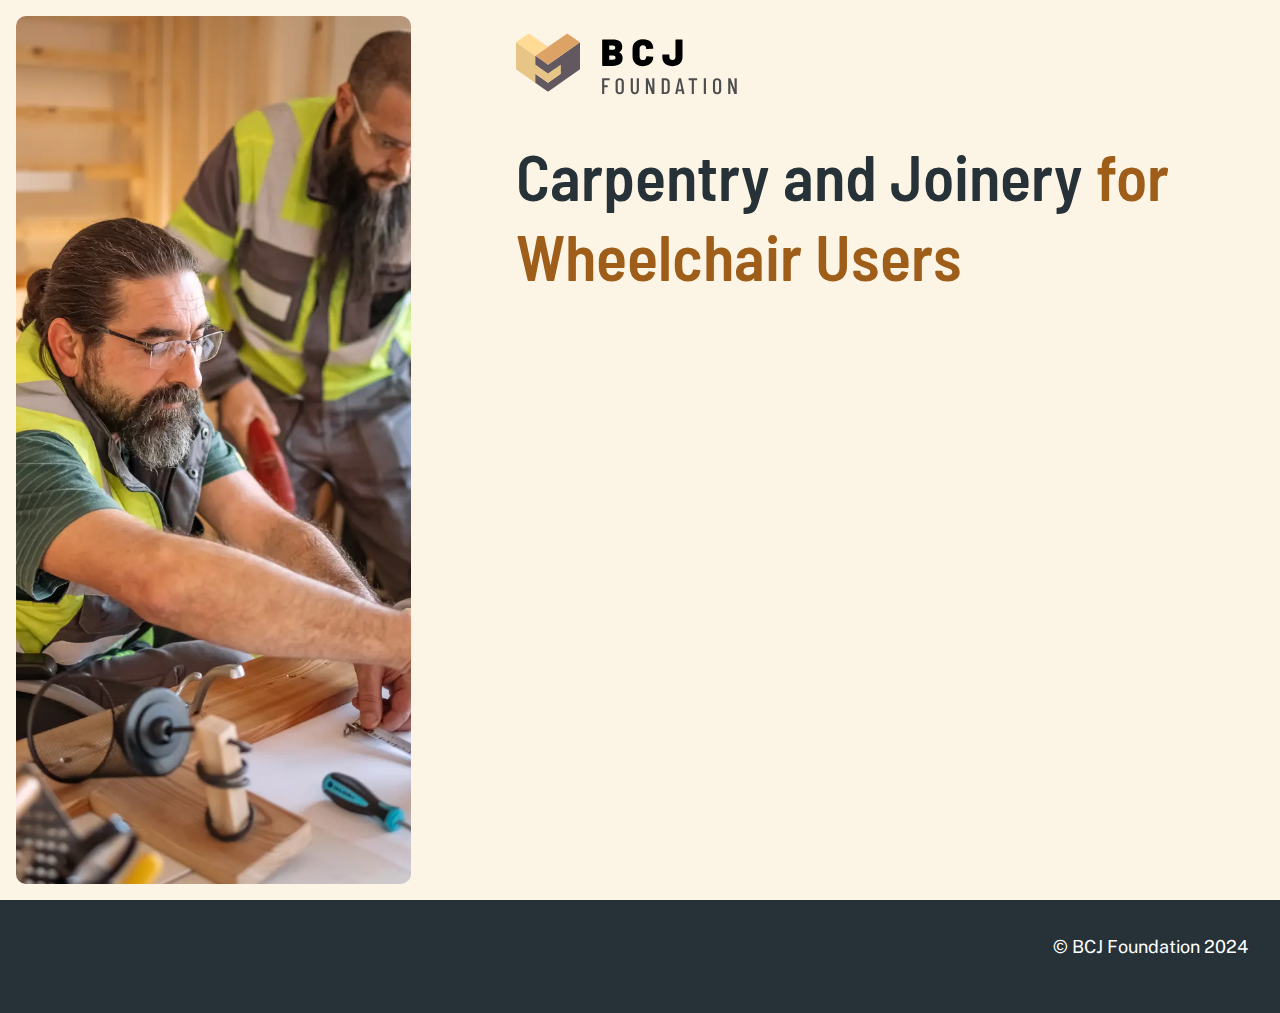
<file: survey/index.html>
<!DOCTYPE html>
<html lang="en">
  <head>
    <meta charset="UTF-8" />
    <meta name="viewport" content="width=device-width, initial-scale=1.0" />
    <title>
      BCJ Foundation | Carpentry & Joinery Courses for Wheelchair Users
    </title>
    <link rel="preconnect" href="https://fonts.googleapis.com" />
    <link rel="preconnect" href="https://fonts.gstatic.com" crossorigin />
    <link
      href="https://fonts.googleapis.com/css2?family=Barlow+Semi+Condensed:ital,wght@0,400;0,500;0,600;0,700;0,800;0,900;1,100;1,200;1,300;1,400;1,500;1,600;1,700;1,800;1,900&family=Public+Sans:ital,wght@0,400;0,700;1,400;1,700&display=swap"
      rel="stylesheet"
    />
    <link rel="stylesheet" href="../index.css" />
  </head>
  <body>
    <div class="container survey-page">
      <div class="image">
        <img src="../images/carpentry.webp" alt="" />
      </div>
      <div class="main-content">
        <header>
          <div class="content">
            <h1>
              <a href="/">
                <svg
                  viewBox="0 0 119 34"
                  fill="none"
                  xmlns="http://www.w3.org/2000/svg"
                >
                  <title>BCJ Foundation</title>
                  <g clip-path="url(#clip0_208_712)">
                    <path
                      d="M17 31.6792V26.9192L23.8 22.1592V17.3992L17 22.1592V17.3992L34 5.49921V19.7792L17 31.6792Z"
                      fill="#615860"
                    />
                    <path
                      d="M10.2 12.6391L27.2 0.739136L34 5.49914L17 17.3991L10.2 12.6391Z"
                      fill="#DDA366"
                    />
                    <path
                      d="M10.2 17.3991V12.6391L17 17.3991V22.1591L10.2 17.3991Z"
                      fill="#615860"
                    />
                    <path
                      d="M10.2 22.1591V26.9191L17 31.6791V26.9191L10.2 22.1591Z"
                      fill="#615860"
                    />
                    <path
                      d="M23.8 22.1592L20.4 19.7792L23.8 17.3992V22.1592Z"
                      fill="#615860"
                    />
                    <path
                      d="M23.8 17.3992L17 22.1592V26.9192L23.8 22.1592V17.3992Z"
                      fill="#E6C587"
                    />
                    <path
                      d="M10.2 12.6392V17.3992L17 22.1592V26.9192L10.2 22.1592V26.9192L0 19.7792V5.49921L10.2 12.6392Z"
                      fill="#E6C587"
                    />
                    <path
                      d="M0 5.49914L6.8 0.739136L17 7.87913L10.2 12.6391L0 5.49914Z"
                      fill="#FFDB96"
                    />
                  </g>
                  <path
                    d="M54.9 10.72C54.8467 10.76 54.8467 10.8 54.9 10.84C55.5 11.1733 55.94 11.6 56.22 12.12C56.5 12.64 56.64 13.2667 56.64 14C56.64 15.3733 56.16 16.3867 55.2 17.04C54.24 17.68 52.9933 18 51.46 18H46.08C45.9867 18 45.9133 17.9733 45.86 17.92C45.8067 17.8667 45.78 17.7933 45.78 17.7V4.3C45.78 4.20667 45.8067 4.13333 45.86 4.08C45.9133 4.02667 45.9867 4 46.08 4H51.28C52.9867 4 54.2667 4.30667 55.12 4.92C55.9867 5.52 56.42 6.53333 56.42 7.96C56.42 9.22667 55.9133 10.1467 54.9 10.72ZM49.64 7.22C49.5733 7.22 49.54 7.25333 49.54 7.32V9.32C49.54 9.38667 49.5733 9.42 49.64 9.42H51.28C52.2533 9.42 52.74 9.05333 52.74 8.32C52.74 7.58667 52.2533 7.22 51.28 7.22H49.64ZM51.46 14.78C52.4067 14.78 52.88 14.3867 52.88 13.6C52.88 12.8533 52.4133 12.48 51.48 12.48H49.64C49.5733 12.48 49.54 12.5133 49.54 12.58V14.68C49.54 14.7467 49.5733 14.78 49.64 14.78H51.46ZM67.4247 18.16C66.3314 18.16 65.3647 17.9467 64.5247 17.52C63.698 17.0933 63.0514 16.4933 62.5847 15.72C62.1314 14.9333 61.9047 14.0267 61.9047 13V8.96C61.9047 7.94667 62.1314 7.05333 62.5847 6.28C63.0514 5.50667 63.698 4.90667 64.5247 4.48C65.3647 4.05333 66.3314 3.84 67.4247 3.84C68.518 3.84 69.478 4.04 70.3047 4.44C71.1447 4.84 71.7914 5.40667 72.2447 6.14C72.7114 6.86 72.9447 7.7 72.9447 8.66C72.9447 8.78 72.8447 8.85333 72.6447 8.88L69.4847 9.08H69.4247C69.2647 9.08 69.1847 9.00667 69.1847 8.86C69.1847 8.31333 69.0247 7.88 68.7047 7.56C68.3847 7.22667 67.958 7.06 67.4247 7.06C66.8914 7.06 66.4647 7.22667 66.1447 7.56C65.8247 7.88 65.6647 8.31333 65.6647 8.86V13.16C65.6647 13.6933 65.8247 14.1267 66.1447 14.46C66.4647 14.78 66.8914 14.94 67.4247 14.94C67.958 14.94 68.3847 14.78 68.7047 14.46C69.0247 14.1267 69.1847 13.6933 69.1847 13.16C69.1847 13.08 69.2114 13.02 69.2647 12.98C69.318 12.94 69.3914 12.9267 69.4847 12.94L72.6447 13.1C72.8447 13.1133 72.9447 13.18 72.9447 13.3C72.9447 14.26 72.7114 15.1067 72.2447 15.84C71.7914 16.5733 71.1447 17.1467 70.3047 17.56C69.478 17.96 68.518 18.16 67.4247 18.16ZM83.0722 18.16C81.9922 18.16 81.0522 17.96 80.2522 17.56C79.4522 17.16 78.8322 16.6 78.3922 15.88C77.9522 15.16 77.7322 14.32 77.7322 13.36V12.3C77.7322 12.2067 77.7589 12.1333 77.8122 12.08C77.8655 12.0267 77.9389 12 78.0322 12H81.1922C81.2855 12 81.3589 12.0267 81.4122 12.08C81.4655 12.1333 81.4922 12.2067 81.4922 12.3V13.34C81.4922 13.82 81.6322 14.2067 81.9122 14.5C82.1922 14.7933 82.5789 14.94 83.0722 14.94C83.5522 14.94 83.9455 14.7933 84.2522 14.5C84.5589 14.2067 84.7122 13.82 84.7122 13.34V4.3C84.7122 4.20667 84.7389 4.13333 84.7922 4.08C84.8455 4.02667 84.9189 4 85.0122 4H88.1522C88.2455 4 88.3189 4.02667 88.3722 4.08C88.4255 4.13333 88.4522 4.20667 88.4522 4.3V13.36C88.4522 14.3067 88.2255 15.1467 87.7722 15.88C87.3189 16.6 86.6855 17.16 85.8722 17.56C85.0589 17.96 84.1255 18.16 83.0722 18.16Z"
                    fill="black"
                  />
                  <path
                    d="M49.752 25.476C49.752 25.556 49.712 25.596 49.632 25.596H46.944C46.912 25.596 46.896 25.612 46.896 25.644V28.248C46.896 28.28 46.912 28.296 46.944 28.296H48.588C48.668 28.296 48.708 28.336 48.708 28.416V29.172C48.708 29.252 48.668 29.292 48.588 29.292H46.944C46.912 29.292 46.896 29.308 46.896 29.34V32.88C46.896 32.96 46.856 33 46.776 33H45.864C45.784 33 45.744 32.96 45.744 32.88V24.72C45.744 24.64 45.784 24.6 45.864 24.6H49.632C49.712 24.6 49.752 24.64 49.752 24.72V25.476ZM55.0819 33.096C54.4259 33.096 53.8979 32.896 53.4979 32.496C53.0979 32.096 52.8979 31.564 52.8979 30.9V26.712C52.8979 26.048 53.0979 25.516 53.4979 25.116C53.8979 24.708 54.4259 24.504 55.0819 24.504C55.7459 24.504 56.2779 24.708 56.6779 25.116C57.0859 25.516 57.2899 26.048 57.2899 26.712V30.9C57.2899 31.564 57.0859 32.096 56.6779 32.496C56.2779 32.896 55.7459 33.096 55.0819 33.096ZM55.0819 32.1C55.4019 32.1 55.6579 31.996 55.8499 31.788C56.0419 31.572 56.1379 31.292 56.1379 30.948V26.652C56.1379 26.308 56.0419 26.032 55.8499 25.824C55.6579 25.608 55.4019 25.5 55.0819 25.5C54.7699 25.5 54.5179 25.608 54.3259 25.824C54.1419 26.032 54.0499 26.308 54.0499 26.652V30.948C54.0499 31.292 54.1419 31.572 54.3259 31.788C54.5179 31.996 54.7699 32.1 55.0819 32.1ZM63.1208 33.096C62.4648 33.096 61.9368 32.88 61.5368 32.448C61.1448 32.008 60.9488 31.432 60.9488 30.72V24.72C60.9488 24.64 60.9888 24.6 61.0688 24.6H61.9808C62.0608 24.6 62.1008 24.64 62.1008 24.72V30.84C62.1008 31.216 62.1928 31.52 62.3768 31.752C62.5688 31.984 62.8168 32.1 63.1208 32.1C63.4328 32.1 63.6808 31.984 63.8648 31.752C64.0568 31.52 64.1528 31.216 64.1528 30.84V24.72C64.1528 24.64 64.1928 24.6 64.2728 24.6H65.1848C65.2648 24.6 65.3048 24.64 65.3048 24.72V30.72C65.3048 31.432 65.1048 32.008 64.7048 32.448C64.3048 32.88 63.7768 33.096 63.1208 33.096ZM72.3827 24.72C72.3827 24.64 72.4227 24.6 72.5027 24.6H73.4027C73.4827 24.6 73.5227 24.64 73.5227 24.72V32.88C73.5227 32.96 73.4827 33 73.4027 33H72.3707C72.3067 33 72.2627 32.968 72.2387 32.904L70.1987 27.42C70.1907 27.404 70.1787 27.4 70.1627 27.408C70.1467 27.408 70.1387 27.416 70.1387 27.432L70.1507 32.88C70.1507 32.96 70.1107 33 70.0307 33H69.1187C69.0387 33 68.9987 32.96 68.9987 32.88V24.72C68.9987 24.64 69.0387 24.6 69.1187 24.6H70.1387C70.2027 24.6 70.2467 24.632 70.2707 24.696L72.3227 30.18C72.3307 30.204 72.3427 30.216 72.3587 30.216C72.3747 30.208 72.3827 30.192 72.3827 30.168V24.72ZM77.5304 33C77.4504 33 77.4104 32.96 77.4104 32.88V24.72C77.4104 24.64 77.4504 24.6 77.5304 24.6H79.4984C80.1624 24.6 80.6904 24.804 81.0824 25.212C81.4744 25.62 81.6704 26.172 81.6704 26.868V30.732C81.6704 31.428 81.4744 31.98 81.0824 32.388C80.6904 32.796 80.1624 33 79.4984 33H77.5304ZM78.5624 31.956C78.5624 31.988 78.5784 32.004 78.6104 32.004L79.4864 31.992C79.7904 31.992 80.0344 31.876 80.2184 31.644C80.4024 31.404 80.4984 31.08 80.5064 30.672V26.928C80.5064 26.52 80.4144 26.196 80.2304 25.956C80.0464 25.716 79.7984 25.596 79.4864 25.596H78.6104C78.5784 25.596 78.5624 25.612 78.5624 25.644V31.956ZM88.4656 33C88.3936 33 88.3496 32.964 88.3336 32.892L88.0696 31.512C88.0696 31.496 88.0616 31.484 88.0456 31.476C88.0376 31.468 88.0256 31.464 88.0096 31.464H86.0536C86.0376 31.464 86.0216 31.468 86.0056 31.476C85.9976 31.484 85.9936 31.496 85.9936 31.512L85.7416 32.892C85.7336 32.964 85.6896 33 85.6096 33H84.6976C84.6576 33 84.6256 32.988 84.6016 32.964C84.5856 32.94 84.5816 32.908 84.5896 32.868L86.3776 24.708C86.3936 24.636 86.4376 24.6 86.5096 24.6H87.5776C87.6576 24.6 87.7016 24.636 87.7096 24.708L89.5096 32.868V32.892C89.5096 32.964 89.4736 33 89.4016 33H88.4656ZM86.1976 30.504C86.1976 30.536 86.2096 30.552 86.2336 30.552H87.8296C87.8536 30.552 87.8656 30.536 87.8656 30.504L87.0496 26.244C87.0416 26.228 87.0336 26.22 87.0256 26.22C87.0176 26.22 87.0096 26.228 87.0016 26.244L86.1976 30.504ZM96.1333 24.6C96.2133 24.6 96.2533 24.64 96.2533 24.72V25.476C96.2533 25.556 96.2133 25.596 96.1333 25.596H94.5613C94.5293 25.596 94.5133 25.612 94.5133 25.644V32.88C94.5133 32.96 94.4733 33 94.3933 33H93.4813C93.4013 33 93.3613 32.96 93.3613 32.88V25.644C93.3613 25.612 93.3453 25.596 93.3133 25.596H91.8253C91.7453 25.596 91.7053 25.556 91.7053 25.476V24.72C91.7053 24.64 91.7453 24.6 91.8253 24.6H96.1333ZM99.8827 33C99.8027 33 99.7627 32.96 99.7627 32.88V24.72C99.7627 24.64 99.8027 24.6 99.8827 24.6H100.795C100.875 24.6 100.915 24.64 100.915 24.72V32.88C100.915 32.96 100.875 33 100.795 33H99.8827ZM106.815 33.096C106.159 33.096 105.631 32.896 105.231 32.496C104.831 32.096 104.631 31.564 104.631 30.9V26.712C104.631 26.048 104.831 25.516 105.231 25.116C105.631 24.708 106.159 24.504 106.815 24.504C107.479 24.504 108.011 24.708 108.411 25.116C108.819 25.516 109.023 26.048 109.023 26.712V30.9C109.023 31.564 108.819 32.096 108.411 32.496C108.011 32.896 107.479 33.096 106.815 33.096ZM106.815 32.1C107.135 32.1 107.391 31.996 107.583 31.788C107.775 31.572 107.871 31.292 107.871 30.948V26.652C107.871 26.308 107.775 26.032 107.583 25.824C107.391 25.608 107.135 25.5 106.815 25.5C106.503 25.5 106.251 25.608 106.059 25.824C105.875 26.032 105.783 26.308 105.783 26.652V30.948C105.783 31.292 105.875 31.572 106.059 31.788C106.251 31.996 106.503 32.1 106.815 32.1ZM116.126 24.72C116.126 24.64 116.166 24.6 116.246 24.6H117.146C117.226 24.6 117.266 24.64 117.266 24.72V32.88C117.266 32.96 117.226 33 117.146 33H116.114C116.05 33 116.006 32.968 115.982 32.904L113.942 27.42C113.934 27.404 113.922 27.4 113.906 27.408C113.89 27.408 113.882 27.416 113.882 27.432L113.894 32.88C113.894 32.96 113.854 33 113.774 33H112.862C112.782 33 112.742 32.96 112.742 32.88V24.72C112.742 24.64 112.782 24.6 112.862 24.6H113.882C113.946 24.6 113.99 24.632 114.014 24.696L116.066 30.18C116.074 30.204 116.086 30.216 116.102 30.216C116.118 30.208 116.126 30.192 116.126 30.168V24.72Z"
                    fill="#4D4D4D"
                  />
                  <defs>
                    <clipPath id="clip0_208_712">
                      <rect
                        width="34"
                        height="30.94"
                        fill="white"
                        transform="translate(0 0.739136)"
                      />
                    </clipPath>
                  </defs>
                </svg>
              </a>
              Carpentry and Joinery <span>for Wheelchair Users</span>
            </h1>
          </div>
        </header>
        <main>
          <div class="survey">
            <script>
              (function (t, e, s, n) {
                var o, a, c;
                (t.SMCX = t.SMCX || []),
                  e.getElementById(n) ||
                    ((o = e.getElementsByTagName(s)),
                    (a = o[o.length - 1]),
                    (c = e.createElement(s)),
                    (c.type = "text/javascript"),
                    (c.async = !0),
                    (c.id = n),
                    (c.src =
                      "https://widget.surveymonkey.com/collect/website/js/tRaiETqnLgj758hTBazgdxIz34JHrCL7ZtslnQemQr9_2FenvOkRPlBIXMplRN_2FNeq.js"),
                    a.parentNode.insertBefore(c, a));
              })(window, document, "script", "smcx-sdk");
            </script>
          </div>
        </main>
      </div>
    </div>
    <footer>
      <div class="footer-content">
        <p>&copy; BCJ Foundation 2024</p>
      </div>
    </footer>
    <script>
      (function (t, e, s, o) {
        var n, a, c;
        (t.SMCX = t.SMCX || []),
          e.getElementById(o) ||
            ((n = e.getElementsByTagName(s)),
            (a = n[n.length - 1]),
            (c = e.createElement(s)),
            (c.type = "text/javascript"),
            (c.async = !0),
            (c.id = o),
            (c.src =
              "https://widget.surveymonkey.com/collect/website/js/tRaiETqnLgj758hTBazgdxIz34JHrCL7ZtslnQemQr_2BIFtyL4cgjeMgyygjIPHKr.js"),
            a.parentNode.insertBefore(c, a));
      })(window, document, "script", "smcx-sdk");
    </script>
  </body>
</html>
</file>
<file: index.css>
:root {
  --color-primary: #f0bd5e;
  --color-secondary: #9e5d19;
  --color-jet-black: #000000;
  --color-pure-white: #ffffff;
  --color-neutral-black: #263238;
  --color-neutral-grey: #717171;
  --color-neutral-grey-blue: #abbed1;
  --color-neutral-grey-blue-rgb: 171, 190, 209;
  --color-neutral-silver: #f5f7fa;
  --color-primary-shade-1: #d19e3f;
  --color-primary-shade-2: #ad7e28;
  --color-primary-shade-3: #74410b;
  --color-primary-shade-4: #543310;
  --color-primary-tint-1: #fcdb9d;
  --color-primary-tint-2: #ffe2ac;
  --color-primary-tint-3: #ffedcb;
  --color-primary-tint-4: #fcf4e5;
  --color-action-info: #93cee0;
  --color-action-error: #b43d3b;
  --color-action-success: #518753;
  --color-action-warning: #fbc02d;
  --font-heading-primary: "Barlow Semi Condensed", sans-serif;
  --font-body-text: "Public Sans", sans-serif;
  --header-height: 3.5rem;
  --default-gutter-spacing: 1.25rem;
}

html {
  box-sizing: border-box;
}

*,
*:before,
*:after {
  box-sizing: inherit;
}

body,
h1,
h2,
h3,
h4,
h5,
h6,
p,
ol,
ul {
  margin: 0;
  padding: 0;
  font-weight: normal;
}

ol,
ul {
  list-style: none;
}

img {
  max-width: 100%;
  height: auto;
}

body {
  font-family: var(--font-body-text);
  font-size: 1.125rem;
  font-weight: normal;
  background-color: var(--color-primary-tint-4);
  color: var(--color-neutral-black);
  display: flex;
  flex-direction: column;
  min-height: 100vh;
}

h1,
h2,
h3 {
  font-family: var(--font-heading-primary);
}

h1 {
  font-size: 2.5rem;
  font-weight: 600;
  margin-bottom: 1rem;
  line-height: 1.25;
}
h2 {
  font-size: 2.125rem;
  font-weight: 600;
  margin-bottom: 0.75rem;
  line-height: 1.25;
}
h3 {
  font-size: 1.625rem;
  font-weight: 600;
  margin-bottom: 0.5rem;
  line-height: 1.25;
}

h1 > span {
  color: var(--color-secondary);
}

p {
  line-height: 1.625;
  font-size: var(--default-font-size);
  margin-bottom: var(--default-margin-bottom, 1.25rem);
}

header {
  padding: 2rem 0;
}

main {
  flex-grow: 1;
  padding: 0 0 4rem;
}

footer {
  background-color: var(--color-neutral-black);
  color: var(--color-pure-white);
  font-weight: normal;
  padding: 2rem;
  text-align: right;
}

header svg {
  width: 14rem;
  height: auto;
  display: block;
  margin-bottom: 3rem;
}

.lead {
  font-size: 1.25rem;
}

.image {
  aspect-ratio: 2 / 1;
}

.image img {
  position: relative;
  height: calc(100% - 2rem);
  width: calc(100% - 2rem);
  top: 1rem;
  left: 1rem;
  object-fit: cover;
  object-position: bottom;
  border-radius: 10px;
}

.content {
  max-width: 65ch;
  margin: 0 auto;
  padding: 0 1.25rem;
}

.content svg {
  margin-bottom: 2.5rem;
}

.main-content {
  width: 100%;
}

.email b {
  display: none;
}

main svg {
  max-width: 26rem;
  height: auto;
  display: block;
}

.survey-callout {
  text-align: center;
  background-color: var(--color-pure-white);
  padding: 2rem;
  border-radius: 1rem;
  margin-top: 2rem;
  margin-bottom: 2rem;
}

.survey-callout a {
  display: inline-block;
  padding: 1rem 2rem;
  background-color: var(--color-primary);
  color: var(--color-neutral-black);
  text-decoration: none;
  border-radius: 0.5rem;
  font-weight: bold;
  box-shadow: inset 0 0 0 2px var(--color-primary-shade-1, #d19e3f);
  background: var(--color-primary, #f0bd5e);
  transition: background-color 0.25s ease-out;
}
.survey-callout a:hover {
  background-color: var(--color-primary-tint-3);
}

hr {
  margin: 2rem 0;
  border-color: var(--color-primary-shade-1);
  border-top: 0;
  opacity: 0.25;
  border-bottom-width: 3px;
}

@media (min-width: 768px) {
  h1 {
    font-size: 3.25rem;
  }
  h2 {
    font-size: 2.5rem;
  }
  h3 {
    font-size: 1.75rem;
  }
}

@media (min-width: 1024px) {
  h1 {
    font-size: 4rem;
  }

  main {
    padding: 0 0 6rem;
  }

  .container {
    display: flex;
  }

  .image {
    max-width: 700px;
    width: 50%;
    min-width: 400px;
    position: relative;
    align-self: flex-start;
    height: 100vh;
    position: sticky;
    top: 0;
  }
}
@media (max-width: 1023px) {
  .survey {
    margin: 0 1.5rem 1.5rem;
    border-radius: 1rem;
    overflow: hidden;
  }
  .survey-page .image {
    display: none;
  }
  .survey-page header {
    padding: 2rem 0 1rem;
  }
  .survey-page h1 {
    font-size: 2rem;
  }
  .survey-page header svg {
    width: 10rem;
    height: auto;
    margin-bottom: 1rem;
  }
  .survey-page main {
    padding-bottom: 0;
  }
}
</file>
